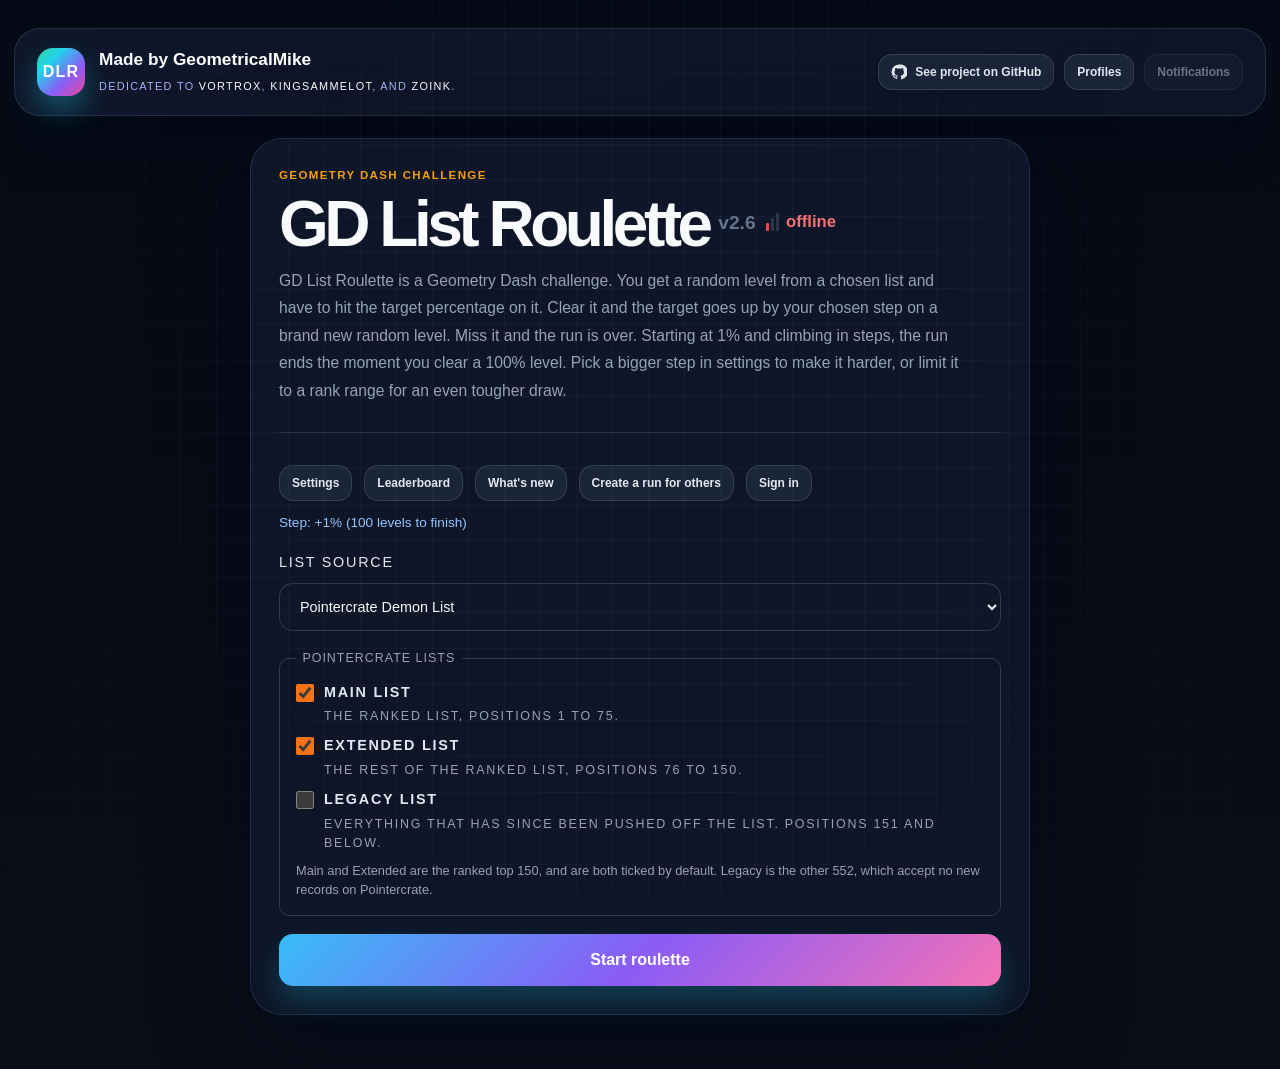
<file: versions/v2.6/index.html>
<!doctype html>
<html lang="en">
  <head>
    <meta charset="UTF-8" />
    <link rel="icon" type="image/x-icon" href="./favicon.ico" />
    <meta name="viewport" content="width=device-width, initial-scale=1.0" />
    <title>GD List Roulette</title>
    <script type="module" crossorigin src="./assets/App-DL-B0K2F.js"></script>
    <script type="module" crossorigin src="./assets/main-C-d9M2Bq.js"></script>
    <link rel="stylesheet" crossorigin href="./assets/App-BLwdztfZ.css">
    <!-- legacy-offline-shim.js -->
    <script src="./legacy-offline-shim.js"></script>
  </head>
  <body>
    <div id="root"></div>
  </body>
</html>
</file>
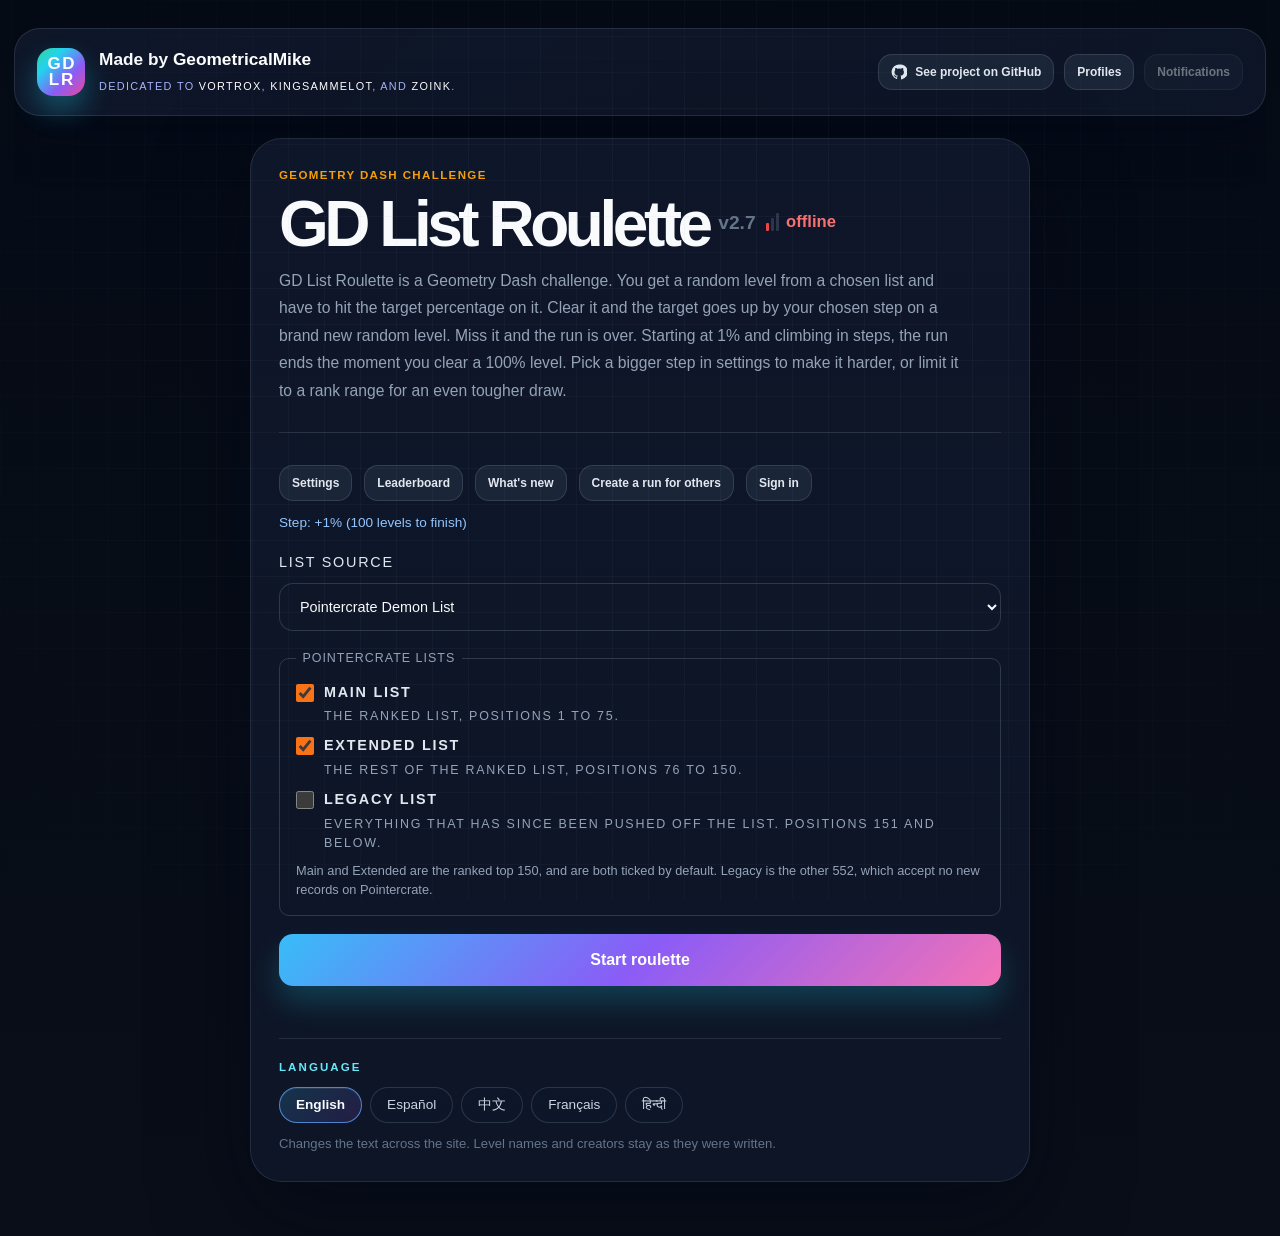
<file: versions/v2.7/index.html>
<!doctype html>
<html lang="en">
  <head>
    <meta charset="UTF-8" />
    <link rel="icon" type="image/svg+xml" href="./favicon.svg" />
    <meta name="viewport" content="width=device-width, initial-scale=1.0" />
    <title>GD List Roulette</title>
    <script type="module" crossorigin src="./assets/App-B4Dhwjmh.js"></script>
    <script type="module" crossorigin src="./assets/main-DlqN7zBY.js"></script>
    <link rel="stylesheet" crossorigin href="./assets/App-C-_3qjCk.css">
  </head>
  <body>
    <div id="root"></div>
  </body>
</html>
</file>
<file: versions/v2.6/assets/App-BLwdztfZ.css>
:root{color:#e2e8f0;--lightningcss-light: ;--lightningcss-dark:initial;color-scheme:dark;font-synthesis:none;text-rendering:optimizelegibility;-webkit-font-smoothing:antialiased;-moz-osx-font-smoothing:grayscale;background:radial-gradient(circle at 15% 0,#22d3ee2e,#0000 26%),radial-gradient(circle at 85% 10%,#a855f733,#0000 24%),radial-gradient(circle at 50% 100%,#ec489929,#0000 32%),#050b16;font-family:Inter,Segoe UI,Roboto,Helvetica,Arial,sans-serif;font-weight:400;line-height:1.5}*{box-sizing:border-box}html{scroll-behavior:smooth}body{color:#e2e8f0;background:linear-gradient(#050b16fa,#090e18),#050b16;min-width:320px;min-height:100vh;margin:0}body:before{content:"";pointer-events:none;background-image:linear-gradient(#94a3b80d 1px,#0000 1px),linear-gradient(90deg,#94a3b80d 1px,#0000 1px);background-size:36px 36px;position:fixed;inset:0;-webkit-mask-image:radial-gradient(circle,#000 42%,#0000 100%);mask-image:radial-gradient(circle,#000 42%,#0000 100%)}button,input,select,textarea{font:inherit}#root{min-height:100vh}h1,h2,h3,p{margin-top:0}.app-shell{width:min(1280px,100% - 28px);margin:0 auto;padding:28px 0 54px}.topbar{background:linear-gradient(135deg,#0f172af5,#0f172acc);border:1px solid #94a3b82e;border-radius:26px;flex:none;justify-content:space-between;align-items:center;gap:18px;margin-bottom:22px;padding:18px 22px;display:flex;box-shadow:0 18px 45px #02061780}.topbar-actions{flex-wrap:wrap;justify-content:flex-end;align-items:center;gap:10px;display:flex}.github-project-link{color:#e2e8f0;white-space:nowrap;justify-content:center;align-items:center;gap:8px;text-decoration:none;display:inline-flex}.github-project-link svg{flex:none;width:16px;height:16px}.brand-wrap{align-items:center;gap:14px;display:flex}.brand-mark{color:#fff;letter-spacing:.08em;background:linear-gradient(135deg,#34d399 0%,#22d3ee 28%,#8b5cf6 64%,#ec4899 100%);border-radius:16px;justify-content:center;align-items:center;width:48px;height:48px;font-weight:900;display:inline-flex;box-shadow:0 14px 28px #22d3ee52}.brand-wrap strong,.status-pill strong{color:#f8fafc;font-size:1.08rem;display:block}.brand-wrap small{color:#a5b4fc;letter-spacing:.12em;text-transform:uppercase;font-size:.68rem}.status-pill{background:#22c55e1a;border:1px solid #34d39957;border-radius:14px;flex-direction:column;align-items:flex-end;gap:4px;padding:10px 14px;display:flex}.status-pill span{text-transform:uppercase;color:#6ee7b7;letter-spacing:.14em;font-size:.6rem}.page-shell{justify-content:center;display:flex}.panel{background:linear-gradient(#0f172af2,#0f172ad1);border:1px solid #94a3b829;border-radius:32px;width:min(980px,100%);padding:28px;box-shadow:0 30px 90px #02061785}.hero-copy h1{letter-spacing:-.09em;color:#f8fafc;margin:0;font-size:clamp(2.8rem,6vw,5.2rem);line-height:.88}.worker-signal{vertical-align:.8em;color:#93c5fd;align-items:center;gap:.5em;margin-left:.5em;font-size:.26em;font-weight:700;display:inline-flex}.setup-form label{letter-spacing:.12em;text-transform:uppercase;color:#bfdbfe;gap:10px;font-size:.76rem;display:grid}.setup-form input,.setup-form select,.result-form input,.account-form input,.account-name-form input,.submit-field input,.submit-field select,.settings-field input,.modal-field textarea,.admin-gate input,.admin-note input,.admin-search input,.import-box textarea,.export-box textarea{box-sizing:border-box;color:#f8fafc;width:100%;font:inherit;background:#0f172ab3;border:1px solid #94a3b82e;border-radius:16px;padding:14px 16px;transition:border-color .14s,box-shadow .14s,background .14s}.setup-form input:focus,.setup-form select:focus,.result-form input:focus,.account-form input:focus,.account-name-form input:focus,.submit-field input:focus,.submit-field select:focus,.settings-field input:focus,.modal-field textarea:focus,.admin-gate input:focus,.admin-note input:focus,.admin-search input:focus,.import-box textarea:focus,.export-box textarea:focus{background:#0f172ad9;border-color:#67e8f9cc;outline:none;box-shadow:0 0 0 3px #22d3ee26}.lb-tabs,.lb-filters,.lb-part-filters{flex-wrap:wrap;gap:8px;display:flex}.lb-tabs{grid-area:tabs}.lb-filters{grid-area:filters}.lb-part-filters{grid-area:partfilters}.lb-filter,.lb-tab{color:#dbeafe;font:inherit;cursor:pointer;background:#0f172abf;border:1px solid #94a3b82e;border-radius:999px;justify-content:center;align-items:center;gap:7px;padding:8px 12px;font-size:.8rem;transition:background .15s,border-color .15s,color .15s,transform .15s;display:inline-flex}.lb-filter:hover,.lb-tab:hover{color:#f8fafc;border-color:#67e8f9b3;transform:translateY(-1px)}.lb-filter-active,.lb-tab-active{color:#f8fafc;background:linear-gradient(135deg,#22d3ee2e,#a855f72e);border-color:#67e8f9cc;font-weight:700}.lb-tab-count{color:#dbeafe;background:#94a3b82e;border-radius:999px;padding:0 6px;font-size:.7rem}.primary-button,.secondary-button,.danger-button{font:inherit;cursor:pointer;border:none;border-radius:14px;padding:14px 18px;font-weight:800;transition:transform .18s,opacity .18s,box-shadow .18s}.primary-button{color:#fff;background:linear-gradient(135deg,#22d3ee 0%,#8b5cf6 52%,#ec4899 100%);box-shadow:0 16px 30px #22d3ee38}.notification-button{justify-content:center;align-items:center;gap:10px;padding-right:18px;display:inline-flex;position:relative}.notification-badge{color:#fff;background:linear-gradient(135deg,#f59e0b,#ef4444);border:2px solid #0f172af2;border-radius:999px;justify-content:center;align-items:center;min-width:20px;height:20px;padding:0 6px;font-size:.7rem;font-weight:800;display:inline-flex;position:absolute;top:-8px;right:-8px;box-shadow:0 8px 18px #ef444447}.danger-button{color:#fecaca;background:#ef44441f;border:1px solid #f8717166}.primary-button:hover,.secondary-button:hover,.danger-button:hover{opacity:.98;transform:translateY(-1px)}@media (width>=1025px){.app-shell{flex-direction:column;min-height:100vh;display:flex;overflow:hidden auto}.page-shell{flex:1 0 auto;min-height:0}.page-shell>.panel{align-self:stretch}}.board-page{grid-template-rows:auto minmax(0,1fr) auto;gap:18px;max-width:1080px;min-height:0;display:grid}.board-page-bar{flex-wrap:wrap;justify-content:space-between;align-items:center;gap:16px;display:flex}.board-page-bar h2{color:#f8fafc;margin:0;font-size:clamp(1.4rem,2.4vw,2rem)}.board-page .export-box{flex:none}.hero-panel{gap:32px;max-width:780px;margin:0 auto;display:grid}.hero-panel-wide{max-width:1080px}.board-section{grid-template-rows:minmax(0,1fr) auto;gap:16px;height:100%;min-height:0;display:grid}.hero-columns{grid-template-columns:minmax(0,1fr);align-items:start;gap:28px;display:grid}.hero-column{align-content:start;gap:20px;display:grid}.hero-copy{border-bottom:1px solid #94a3b829;align-content:start;gap:0;padding-bottom:28px;display:grid}.hero-copy h1{letter-spacing:-.07em;margin:10px 0 12px;font-size:clamp(2.7rem,5vw,4.5rem);line-height:.95}.hero-version{letter-spacing:0;color:#64748b;vertical-align:.9em;margin-left:.5em;font-size:.3em;font-weight:600;display:inline-block}.pc-parts-badge{color:#cbd5e1;letter-spacing:.02em;white-space:nowrap;vertical-align:.1em;background:#94a3b81f;border:1px solid #94a3b859;border-radius:999px;margin-left:.5em;padding:.1em .5em;font-size:.72rem;font-style:normal;font-weight:600;display:inline-block}.pointercrate-parts{border:1px solid #94a3b840;border-radius:10px;flex-direction:column;gap:.6rem;margin:0;padding:.85rem 1rem 1rem;display:flex}.pointercrate-parts legend{letter-spacing:.08em;text-transform:uppercase;color:#94a3b8;padding:0 .4rem;font-size:.78rem}.pointercrate-parts .settings-toggle-row{align-items:flex-start}.pointercrate-parts-hint{color:#94a3b8;font-size:.8rem;line-height:1.45;display:block}.worker-signal{letter-spacing:0;vertical-align:.9em;color:#64748b;cursor:help;-webkit-user-select:none;user-select:none;align-items:center;gap:.45em;margin-left:.6em;font-size:.26em;font-weight:600;display:inline-flex}.worker-signal-bars{align-items:flex-end;gap:2px;height:18px;display:inline-flex}.worker-signal-bars span{background:#64748b59;border-radius:1px;width:3px;display:block}.worker-signal-text{white-space:nowrap}.worker-signal-good .worker-signal-bars span.lit{background:#22c55e}.worker-signal-good .worker-signal-text{color:#4ade80}.worker-signal-slow .worker-signal-bars span.lit{background:#f59e0b}.worker-signal-slow .worker-signal-text{color:#fbbf24}.worker-signal-none .worker-signal-bars span.lit{background:#ef4444}.worker-signal-none .worker-signal-text{color:#f87171}.eyebrow{color:#f59e0b;text-transform:uppercase;letter-spacing:.12em;margin:0;font-size:.72rem;font-weight:700}.lead{color:#94a3b8;max-width:44ch;margin:0;font-size:.98rem;line-height:1.75}@media (width>=1025px){.home-page .lead{max-width:78ch}}.setup-form{gap:18px;display:grid}.setup-form label{color:#e2e8f0;gap:10px;font-size:.9rem;display:grid}.setup-form input,.setup-form select{box-sizing:border-box;color:#f8fafc;width:100%;font:inherit;background:#0f172acc;border:1px solid #94a3b83d;border-radius:14px;padding:14px 16px}.range-row{grid-template-columns:repeat(2,minmax(0,1fr));gap:12px;display:grid}.range-row label{gap:8px;display:grid}.lb-badge{color:#e0f2fe;font-variant-numeric:tabular-nums;background:#38bdf838;border-radius:999px;margin-left:8px;padding:1px 7px;font-size:.72rem}.leaderboard{background:#0f172a99;border:1px solid #94a3b82e;border-radius:24px;grid-template-rows:auto auto auto minmax(0,1fr) auto auto;grid-template-areas:"tabs""filters""partfilters""list""note""actions";gap:16px;min-height:0;padding:22px;display:grid;box-shadow:inset 0 1px #ffffff08,0 16px 40px #02061738}.lb-tabs{flex-wrap:wrap;grid-area:tabs;gap:8px;display:flex}.lb-filters{flex-wrap:wrap;grid-area:filters;gap:8px;display:flex}.lb-part-filters{flex-wrap:wrap;grid-area:partfilters;gap:8px;display:flex}.lb-filter{color:#cbd5e1;font:inherit;cursor:pointer;background:#0f172ab3;border:1px solid #94a3b838;border-radius:999px;padding:6px 12px;font-size:.78rem;transition:all .18s}.lb-filter:hover{color:#e0f2fe;border-color:#7dd3fc99;transform:translateY(-1px)}.lb-filter-active{color:#f8fafc;background:linear-gradient(135deg,#38bdf82e,#a855f724);border-color:#60a5fabf;font-weight:600;box-shadow:inset 0 1px #ffffff14}.lb-empty{color:#94a3b8;grid-area:list;align-self:start;margin:0;font-size:.9rem;line-height:1.6}.lb-list{overscroll-behavior:contain;grid-area:list;align-content:start;gap:8px;min-height:0;padding-right:4px;display:grid;overflow-y:auto}.lb-note{color:#64748b;grid-area:note;margin:0;font-size:.75rem}.leaderboard>.action-row{grid-area:actions}.lb-tab{color:#cbd5e1;font:inherit;cursor:pointer;background:#0f172acc;border:1px solid #94a3b847;border-radius:999px;align-items:center;gap:7px;padding:7px 12px;font-size:.85rem;display:inline-flex}.lb-tab:hover{color:#e0f2fe;border-color:#7dd3fc80}.lb-tab-active{color:#e0f2fe;background:#38bdf833;border-color:#38bdf8;font-weight:600}.lb-tab-count{font-variant-numeric:tabular-nums;background:#94a3b838;border-radius:999px;padding:0 6px;font-size:.72rem}.board-section .stats-grid{grid-template-columns:repeat(auto-fit,minmax(150px,1fr));gap:12px}.board-section .stat-card{border-radius:14px;padding:14px 16px}.board-section .history-thumb{width:96px;height:55px}.board-section .history-item{grid-template-columns:96px 1fr auto;align-items:center}.board-section .history-thumb,.board-section .history-index{align-self:center}.lb-row{background:#02061780;border:1px solid #94a3b829;border-radius:14px;grid-template-columns:40px minmax(0,1fr) auto;align-items:center;gap:14px;padding:12px 14px;display:grid}.lb-row:hover{border-color:#7dd3fc59}.lb-rank{color:#64748b;font-variant-numeric:tabular-nums;text-align:center;font-size:.95rem;font-weight:600}.lb-main{min-width:0;color:inherit;font:inherit;text-align:left;cursor:pointer;background:0 0;border:0;gap:3px;padding:0;display:grid}.lb-top{align-items:center;gap:10px;display:flex}.lb-top strong{color:#fff;font-variant-numeric:tabular-nums;font-size:1.05rem}.lb-handle{color:#64748b;font-size:.82rem}.lb-status{letter-spacing:.04em;text-transform:uppercase;border-radius:999px;padding:2px 8px;font-size:.68rem;font-style:normal;font-weight:600}.lb-status-completed{color:#86efac;background:#22c55e29}.lb-status-gaveup{color:#c4b5fd;background:#a78bfa2e}.lb-status-failed{color:#fca5a5;background:#ef444429}.lb-sub,.lb-when{color:#94a3b8;text-overflow:ellipsis;white-space:nowrap;font-size:.78rem;overflow:hidden}.lb-when{color:#64748b}.lb-delete{color:#fca5a5;font:inherit;cursor:pointer;background:0 0;border:1px solid #f8717152;border-radius:10px;padding:6px 10px;font-size:.76rem}.lb-delete:hover{color:#fecaca;background:#ef444429}.lb-detail-wrap{display:grid}.lb-detail{background:#0f172a99;border:1px solid #94a3b82e;border-radius:20px;grid-template-rows:auto auto auto auto minmax(0,1fr);grid-template-areas:"head""stats""reasons""label""levels";gap:18px;min-height:0;padding:22px;display:grid}.lb-detail>.lb-detail-head{grid-area:head}.lb-detail>.stats-grid{grid-area:stats}.lb-detail>.results-section-label{grid-area:label}.lb-detail>.skip-breakdown{grid-area:reasons}.lb-detail>.history-list{overscroll-behavior:contain;grid-area:levels;min-height:0;overflow-y:auto}.lb-detail-head{grid-template-columns:auto minmax(0,1fr) auto;align-items:center;gap:12px;display:grid}.lb-back{color:#e2e8f0;font:inherit;cursor:pointer;background:#0f172acc;border:1px solid #94a3b847;border-radius:10px;padding:7px 12px;font-size:.85rem}.lb-back:hover{border-color:#7dd3fc80}.lb-detail-title{gap:2px;min-width:0;display:grid}.lb-detail-title strong{color:#fff;text-overflow:ellipsis;white-space:nowrap;overflow:hidden}.lb-detail-title span{color:#94a3b8;font-size:.78rem}.settings-row{flex-wrap:wrap;align-items:center;gap:12px;min-width:0;max-width:100%;display:flex}.settings-summary{color:#93c5fd;overflow-wrap:anywhere;min-width:0;font-size:.85rem}.profile-card{gap:18px;display:grid}.profile-run-panel{gap:12px;display:grid}.profile-run-nav{color:#cbd5e1;letter-spacing:.06em;text-transform:uppercase;justify-content:space-between;align-items:center;gap:12px;font-size:.8rem;display:flex}.profile-run-slider{grid-template-columns:repeat(5,minmax(150px,1fr));gap:12px;display:grid}.profile-run-card{text-align:center;background:#0f172a94;border:1px solid #94a3b833;border-radius:18px;gap:8px;min-height:150px;padding:16px 14px;display:grid;box-shadow:inset 0 1px #ffffff0a}.profile-run-score{color:#f8fafc;font-size:1.35rem;font-weight:700}.profile-run-source{color:#93c5fd;letter-spacing:.06em;text-transform:uppercase;font-size:.76rem}.profile-run-meta{color:#cbd5e1;font-size:.78rem}.profile-run-number{color:#f8fafc;font-variant-numeric:tabular-nums;border-top:1px solid #94a3b82e;margin-top:auto;padding-top:8px;font-weight:700}.profile-header{background:#0f172a99;border:1px solid #94a3b82e;border-radius:20px;flex-wrap:wrap;justify-content:space-between;align-items:center;gap:16px;padding:18px 20px;display:flex}.profile-badges{flex-wrap:wrap;align-items:center;gap:8px;margin-top:10px;display:flex}.profile-badge{overflow-wrap:anywhere;border:1px solid #0f172a40;border-radius:999px;align-items:center;min-height:25px;padding:4px 10px;font-size:.78rem;font-weight:750;line-height:1.2;display:inline-flex}.profile-summary{grid-template-columns:repeat(4,minmax(0,1fr));gap:12px;display:grid}.profile-summary div{text-align:center;background:#0f172a80;border:1px solid #94a3b824;border-radius:16px;gap:5px;padding:16px 14px;display:grid}.profile-summary strong{color:#f8fafc;font-size:1.15rem}.profile-summary span{color:#9fb7d8;text-transform:uppercase;letter-spacing:.08em;font-size:.75rem}.user-results-wrap{gap:18px;display:grid}.user-grid{grid-template-columns:repeat(auto-fit,minmax(170px,1fr));gap:14px;display:grid}.user-card{color:#f8fafc;text-align:left;cursor:pointer;background:#0f172a94;border:1px solid #94a3b833;border-radius:18px;justify-items:start;gap:6px;padding:18px 16px;transition:border-color .15s,transform .15s,background .15s;display:grid}.user-card:hover{background:#0f172ab8;border-color:#67e8f9bf;transform:translateY(-1px)}.user-card-avatar{color:#cffafe;background:linear-gradient(135deg,#22d3ee33,#a855f73d);border-radius:12px;justify-content:center;align-items:center;width:36px;height:36px;font-weight:800;display:inline-flex}.user-card strong{font-size:1.02rem}.user-card small,.user-card span{color:#cbd5e1}.pagination{flex-wrap:wrap;justify-content:center;gap:8px;display:flex}.page-button{color:#e2e8f0;cursor:pointer;background:#0f172aa3;border:1px solid #94a3b82e;border-radius:10px;min-width:36px;min-height:36px}.page-button-active{color:#f8fafc;background:#22d3ee1f;border-color:#67e8f9bf}.notification-list{gap:12px;display:grid}.notification-item{text-align:left;color:#f8fafc;cursor:pointer;background:linear-gradient(#0f172ab8,#0f172a7a);border:1px solid #94a3b82e;border-radius:18px;gap:8px;width:100%;padding:18px 20px;display:grid;box-shadow:inset 0 1px #94a3b814}.notification-item.unread{background:linear-gradient(#0c94882e,#0f172a94);border-color:#67e8f999}.notification-item strong{color:#f8fafc;font-size:1rem;line-height:1.4}.notification-item span,.notification-item small{color:#cbd5e1}.notification-item small{opacity:.82}.split-fields{grid-template-columns:1fr auto;align-items:end;gap:14px;display:grid}.toggle-row{background:#0f172ab3;border:1px solid #94a3b833;border-radius:14px;justify-content:center;align-items:center;gap:10px;min-height:56px;padding:0 16px;display:flex!important}.toggle-row input{accent-color:#f97316;width:18px;height:18px}.modal-backdrop{z-index:50;background:#020617e0;justify-content:center;align-items:center;padding:20px;display:flex;position:fixed;inset:0}.modal{text-align:center;background:#0f172af7;border:1px solid #94a3b838;border-radius:20px;gap:14px;width:min(420px,100%);padding:26px 24px;display:grid;box-shadow:0 24px 60px #02061799}.modal h2{color:#f8fafc;margin:0;font-size:1.4rem;line-height:1.2}.modal p{color:#94a3b8;margin:0;font-size:.92rem;line-height:1.6}.modal-actions{flex-wrap:wrap;gap:10px;margin-top:4px;display:flex}.modal-actions button{flex:160px}.export-box{background:#0f172a99;border:1px solid #94a3b82e;border-radius:14px;gap:8px;padding:14px;display:grid}.export-status{color:#93c5fd;margin:0;font-size:.85rem;line-height:1.5}.export-box textarea{box-sizing:border-box;resize:vertical;color:#7dd3fc;width:100%;font:inherit;background:#0f172ad9;border:1px solid #94a3b833;border-radius:12px;padding:12px 14px;font-size:.72rem}.changelog{text-align:left;grid-template-rows:auto minmax(0,1fr) auto;gap:0;width:min(680px,100%);max-height:min(84vh,760px);padding:0}.changelog-head{border-bottom:1px solid #94a3b829;justify-content:space-between;align-items:flex-start;gap:16px;padding:22px 24px 16px;display:flex}.changelog-head h2{color:#f8fafc;margin:4px 0 0;font-size:1.5rem;line-height:1.2}.changelog-list{overscroll-behavior:contain;align-content:start;gap:4px;min-height:0;padding:8px 24px 16px;display:grid;overflow-y:auto}.changelog-entry{border-bottom:1px solid #94a3b81a;padding:18px 0}.changelog-entry:last-child{border-bottom:0}.changelog-entry-head{align-items:center;gap:8px;margin-bottom:6px;display:flex}.changelog-version{color:#bae6fd;letter-spacing:.04em;background:#38bdf829;border:1px solid #38bdf84d;border-radius:999px;padding:2px 9px;font-size:.72rem;font-weight:700}.changelog-new{color:#fdba74;letter-spacing:.06em;text-transform:uppercase;background:#f973162e;border:1px solid #f9731666;border-radius:999px;padding:2px 9px;font-size:.7rem;font-weight:800}.changelog-play{color:#cbd5e1;white-space:nowrap;border:1px solid #94a3b866;border-radius:999px;margin-left:auto;padding:3px 10px;font-size:.72rem;font-weight:600;text-decoration:none;transition:border-color .15s,color .15s,background .15s}.changelog-play:hover{color:#bae6fd;background:#38bdf81a;border-color:#38bdf8b3}.changelog-play-missing{color:#64748b;cursor:default;border-color:#94a3b82e}.changelog-play-missing:hover{color:#64748b;background:0 0;border-color:#94a3b82e}.changelog-play-note{color:#64748b;margin:10px 0 0;font-size:.76rem;line-height:1.5}.changelog-entry h3{color:#f1f5f9;margin:0 0 4px;font-size:1.08rem;font-weight:700;line-height:1.3}.changelog-summary{color:#94a3b8;margin:0 0 10px;font-size:.88rem;line-height:1.6}.changelog-entry ul{gap:7px;margin:0;padding:0;list-style:none;display:grid}.changelog-entry li{color:#cbd5e1;padding-left:18px;font-size:.86rem;line-height:1.55;position:relative}.changelog-entry li:before{content:"";background:#38bdf8a6;border-radius:50%;width:6px;height:6px;position:absolute;top:.55em;left:2px}.changelog-foot{color:#64748b;border-top:1px solid #94a3b829;margin:0;padding:14px 24px 18px;font-size:.76rem;line-height:1.5}.settings-dialog{text-align:left;grid-template-rows:auto minmax(0,1fr);gap:0;width:min(440px,100%);max-height:calc(100dvh - 24px);padding:0;overflow:hidden}.settings-dialog:focus,.settings-dialog:focus-visible{outline:none}.settings-dialog-body{overscroll-behavior:contain;gap:10px;min-height:0;padding:20px 24px 24px;display:grid;overflow-y:auto}.custom-run-backdrop{align-items:center;padding:12px;overflow-y:auto}.custom-run-builder{text-align:left;grid-template-rows:auto minmax(0,1fr);gap:0;width:min(980px,100%);max-height:calc(100dvh - 24px);padding:0;overflow:hidden}.custom-run-builder-head{border-bottom:1px solid #94a3b829;justify-content:space-between;align-items:flex-start;gap:16px;padding:18px 22px;display:flex}.custom-run-builder-head h2,.custom-run-builder h3{color:#f8fafc;margin:4px 0}.custom-run-builder-head p:not(.eyebrow),.custom-run-order-head p{color:#94a3b8;margin:4px 0 0;font-size:.84rem;line-height:1.5}.custom-run-builder-body{overscroll-behavior:contain;min-height:0;padding:16px 20px 20px;overflow-y:auto}.custom-run-columns{grid-template-columns:repeat(2,minmax(0,1fr));gap:20px;display:grid}.custom-run-editor,.custom-run-rank-field,.custom-run-rules,.custom-run-order{align-content:start;gap:12px;min-width:0;display:grid}.custom-run-builder select,.custom-run-builder input:not([type=checkbox]){box-sizing:border-box;color:#f8fafc;width:100%;font:inherit;background:#0f172acc;border:1px solid #94a3b83d;border-radius:12px;padding:11px 13px}.custom-run-builder input[type=number]{--lightningcss-light: ;--lightningcss-dark:initial;color-scheme:dark}.custom-run-preview{background:#0f172a8f;border:1px solid #94a3b82e;border-radius:14px;grid-template-columns:120px minmax(0,1fr);align-items:center;gap:12px;min-width:0;padding:10px;display:grid}.custom-run-preview img,.custom-run-preview-placeholder{aspect-ratio:16/9;object-fit:cover;background:#94a3b81a;border-radius:9px;width:120px}.custom-run-preview-placeholder{box-sizing:border-box;color:#94a3b8;text-align:center;place-items:center;padding:8px;font-size:.7rem;display:grid}.custom-run-preview>div:last-child{gap:4px;min-width:0;display:grid}.custom-run-preview strong,.custom-run-order li>span{overflow-wrap:anywhere;color:#f8fafc}.custom-run-preview span,.custom-run-preview small{color:#94a3b8;font-size:.78rem}.custom-run-rules{border-top:1px solid #94a3b829;margin-top:8px;padding-top:14px}.custom-run-rules h3,.custom-run-order h3{margin:0;font-size:1rem}.custom-run-rules .settings-field small{color:#94a3b8;letter-spacing:0;text-transform:none;font-size:.75rem;line-height:1.4}.custom-run-order{background:#0f172a80;border:1px solid #94a3b82e;border-radius:16px;padding:16px}.custom-run-order ol{gap:8px;max-height:450px;margin:0;padding:0;list-style:none;display:grid;overflow-y:auto}.custom-run-order li{background:#02061747;border:1px solid #94a3b824;border-radius:10px;justify-content:space-between;align-items:center;gap:8px;min-width:0;padding:8px 10px;display:flex}.custom-run-order li>span{min-width:0;font-size:.84rem}.custom-run-order li small{color:#93c5fd;white-space:nowrap}.custom-run-order li>div{flex:none;gap:4px;display:flex}.custom-run-order li button{color:#e2e8f0;cursor:pointer;background:#1e293be6;border:1px solid #94a3b833;border-radius:8px;width:30px;height:30px}.custom-run-order li button:disabled{opacity:.4;cursor:not-allowed}.custom-run-builder-actions{justify-content:flex-end;margin-top:16px}.custom-run-share{gap:12px;min-height:0;padding:22px;display:grid;overflow-y:auto}.custom-run-share h3{margin:0}.custom-run-share label{color:#bfdbfe;gap:8px;font-size:.82rem;display:grid}.custom-run-landing{text-align:left;gap:16px;max-width:760px;display:grid}.custom-run-landing h1{color:#f8fafc;margin:0}.custom-run-rules-summary{grid-template-columns:repeat(2,minmax(0,1fr));gap:10px;display:grid}.custom-run-rules-summary>div{background:#0f172a8f;border:1px solid #94a3b829;border-radius:12px;gap:5px;padding:14px;display:grid}.custom-run-rules-summary span{color:#94a3b8;font-size:.76rem}.custom-run-rules-summary strong{color:#f8fafc}@media (width<=720px){.custom-run-backdrop{align-items:flex-start;padding:8px}.custom-run-builder{border-radius:16px;max-height:calc(100dvh - 16px)}.custom-run-builder-head{padding:14px}.custom-run-builder-body{padding:12px}.custom-run-columns{grid-template-columns:minmax(0,1fr);gap:14px}.custom-run-order ol{max-height:260px}}@media (width<=480px){.custom-run-preview{grid-template-columns:86px minmax(0,1fr);gap:9px}.custom-run-preview img,.custom-run-preview-placeholder{width:86px}.custom-run-rules-summary{grid-template-columns:minmax(0,1fr)}.custom-run-share{padding:14px}}.settings-section{border-bottom:1px solid #94a3b829;gap:10px;min-width:0;padding-bottom:10px;display:grid}.settings-note-footer{align-self:start}.settings-field{color:#e2e8f0;gap:10px;font-size:.9rem;display:grid}.settings-field input{box-sizing:border-box;color:#f8fafc;width:100%;font:inherit;background:#0f172acc;border:1px solid #94a3b83d;border-radius:14px;padding:13px 15px}.settings-hint{color:#93c5fd;margin:0;font-size:.82rem;line-height:1.5}.settings-note{color:#64748b;margin:0;font-size:.76rem;line-height:1.5}.modal-wide{width:min(560px,100%)}.modal-field{display:grid}.modal-field textarea{box-sizing:border-box;resize:vertical;color:#f8fafc;width:100%;font:inherit;background:#0f172ad9;border:1px solid #94a3b833;border-radius:12px;padding:12px 14px;font-size:.8rem}.import-success{color:#86efac;background:#22c55e1f;border:1px solid #22c55e47;border-radius:10px;align-items:center;width:fit-content;max-width:100%;padding:10px 12px;font-size:.82rem;display:inline-flex}.primary-button,.secondary-button{font:inherit;cursor:pointer;border:none;border-radius:14px;padding:14px 18px;font-weight:700;transition:background .18s,border-color .18s,opacity .18s}.primary-button{color:#fff;background:linear-gradient(135deg,#38bdf8 0%,#8b5cf6 50%,#f472b6 100%)}.secondary-button{color:#e2e8f0;background:#1e293bd9;border:1px solid #94a3b833}.danger-button{font:inherit;cursor:pointer;color:#fecaca;background:#ef444429;border:1px solid #f8717173;border-radius:14px;padding:14px 18px;font-weight:700;transition:background .18s,opacity .18s}.danger-button:hover,.primary-button:hover,.secondary-button:hover{opacity:.96}.changelog-close{flex:none;justify-content:center;align-items:center;height:40px;padding:0 16px;line-height:1;display:inline-flex}.timer-countdown{font-variant-numeric:tabular-nums}.timer-countdown-urgent{color:#fca5a5;background:#ef444424;border-color:#ef444466}.settings-divider{border:0;border-top:1px solid #94a3b829;margin:6px 0}.settings-toggle-row{color:#e2e8f0;cursor:pointer;align-items:flex-start;gap:12px;font-size:.9rem;display:flex!important}.settings-toggle-row input{accent-color:#f97316;cursor:pointer;flex:none;width:18px;height:18px;margin:2px 0 0}.settings-toggle-row span{gap:4px;display:grid}.settings-toggle-row small{color:#94a3b8;font-size:.78rem;line-height:1.5}.settings-censor-warning{color:#fcd34d;background:#f59e0b1f;border:1px solid #f59e0b4d;border-radius:10px;margin:0;padding:10px 12px;font-size:.8rem;line-height:1.55;display:block}.skip-picker{width:min(380px,100%)}.skip-reason-list{gap:8px;margin-top:4px;display:grid}.skip-reason-button{color:#e2e8f0;width:100%;font:inherit;cursor:pointer;text-align:left;background:#02061799;border:1px solid #94a3b83d;border-radius:12px;padding:12px 16px;font-weight:600}.skip-reason-button:hover{color:#e0f2fe;background:#38bdf81f;border-color:#7dd3fc80}.skip-breakdown{gap:10px;margin:-4px 0;display:grid}.skip-reason-chips{flex-wrap:wrap;gap:8px;display:flex}.skip-reason-chip{color:#bae6fd;background:#38bdf81f;border:1px solid #38bdf847;border-radius:999px;align-items:center;gap:8px;padding:5px 12px;font-size:.8rem;font-weight:600;display:inline-flex}.skip-reason-chip-count{color:#7dd3fc;font-variant-numeric:tabular-nums}.status-panel,.results-panel{gap:22px;display:grid}.recording-reminder{color:#cbd5e1;background:#0ea5e914;border:1px solid #7dd3fc47;border-radius:12px;gap:5px;padding:12px 15px;font-size:.86rem;line-height:1.5;display:grid}.recording-reminder strong{color:#bae6fd}.status-header{justify-content:space-between;align-items:center;gap:16px;display:flex}.status-header h2,.results-panel h2{margin:8px 0 0;font-size:clamp(2rem,3vw,3rem)}.badge{color:#7dd3fc;text-transform:capitalize;background:#0ea5e91f;border:1px solid #0ea5e933;border-radius:999px;align-items:center;padding:8px 12px;display:inline-flex}.level-card{background:linear-gradient(135deg,#3b82f626,#a855f71f);border:1px solid #94a3b82e;border-radius:22px;padding:22px 24px}.level-meta{color:#e0f2fe;text-transform:uppercase;letter-spacing:.12em;text-shadow:0 0 18px #7dd3fc59;margin:0 0 12px;font-size:clamp(.9rem,1.2vw,1.3rem);font-weight:900}.level-badges{flex-wrap:wrap;gap:8px;margin:-4px 0 14px;display:flex}.level-rate,.level-version{letter-spacing:.06em;border-radius:999px;padding:4px 12px;font-size:.82rem;font-weight:800;line-height:1.4;display:inline-block}.level-rate-tps{color:#fde68a;background:#f59e0b2e;border:1px solid #f59e0b66}.level-rate-fps{color:#a5f3fc;background:#22d3ee29;border:1px solid #22d3ee5c}.level-version{color:#ddd6fe;background:#8b5cf62e;border:1px solid #a78bfa66}.level-card h3{margin:0 0 10px;font-size:clamp(1.9rem,3vw,2.7rem);line-height:1.1}.level-card p{color:#dbeafe;margin:0}.level-thumbnail-link{margin-bottom:18px;display:block}.level-thumbnail{border:1px solid #94a3b82e;border-radius:18px;width:100%;max-width:520px;display:block;box-shadow:0 18px 40px #0f172a40}.level-id-link{color:#7dd3fc;letter-spacing:.04em;margin-top:10px;font-size:.82rem;font-weight:700;text-decoration:none;display:inline-flex}.level-id-button{appearance:none;cursor:pointer;text-align:left;background:0 0;border:none;padding:0}.copy-toast{color:#bbf7d0;letter-spacing:.04em;background:#22c55e24;border:1px solid #22c55e42;border-radius:999px;align-items:center;width:fit-content;margin-top:10px;padding:6px 10px;font-size:.72rem;font-weight:700;display:inline-flex}.level-id-link:hover,.level-id-button:hover{text-decoration:underline}.result-form{gap:18px;display:grid}.result-form label{color:#e2e8f0;gap:10px;display:grid}.result-form input{box-sizing:border-box;color:#fff;width:min(220px,100%);font:inherit;background:#0f172abf;border:1px solid #94a3b838;border-radius:12px;padding:12px 14px}.validation-message{color:#fca5a5;background:#ef44441f;border:1px solid #ef444447;border-radius:10px;align-items:center;width:fit-content;max-width:100%;padding:10px 12px;font-size:.82rem;display:inline-flex}.roulette-layout{grid-template-columns:minmax(0,1.7fr) minmax(300px,.9fr);align-items:stretch;gap:22px;display:grid}.challenge-panel{flex-direction:column;place-self:stretch end;gap:14px;width:100%;max-width:420px;height:clamp(300px,100vh - 250px,732px);min-height:0;padding:22px 18px 18px;display:flex}.challenge-header{gap:6px;display:grid}.challenge-header h3{margin:0;font-size:1.8rem;line-height:1.2}.challenge-list{flex:1;gap:10px;height:100%;min-height:0;padding-right:4px;display:grid;overflow-y:auto}.challenge-list::-webkit-scrollbar{width:7px}.challenge-list::-webkit-scrollbar-thumb{background:#94a3b847;border-radius:999px}.challenge-list::-webkit-scrollbar-track{background:0 0}.challenge-item{background:#0f172a85;border:1px solid #94a3b824;border-radius:12px;grid-template-columns:74px minmax(0,1fr);align-items:center;gap:12px;min-height:90px;padding:10px 12px;display:grid}.challenge-item.is-current{background:#f9731614;border-color:#f9731666}.challenge-thumb{object-fit:cover;border:1px solid #94a3b82e;border-radius:10px;width:66px;height:66px}.challenge-thumb-empty{background:linear-gradient(135deg,#94a3b824,#94a3b808);border-color:#94a3b824;display:block}.challenge-copy{align-content:center;gap:3px;min-width:0;display:grid}.challenge-copy strong,.challenge-copy span,.challenge-copy small{text-overflow:ellipsis;white-space:normal;line-height:1.25;overflow:hidden}.challenge-copy strong{color:#f8fafc;font-size:1.08rem;font-weight:700}.challenge-copy span{color:#cbd5e1;font-size:.8rem}.challenge-copy small{color:#93c5fd;font-size:.72rem}.action-row{flex-wrap:wrap;flex:none;align-content:flex-start;align-items:center;gap:12px;height:auto;display:flex}.action-row>*{justify-content:center;align-self:center;align-items:center;height:46px;min-height:46px;padding-block:0;display:inline-flex}.status-actions{flex:none;align-items:center;gap:10px;height:auto;display:flex}.status-actions>*{border-radius:12px;flex:none;justify-content:center;align-self:center;align-items:center;height:46px;min-height:46px;padding-block:0;line-height:1;display:inline-flex}.small-button{padding:8px 12px;font-size:.75rem}.stats-grid{grid-template-columns:repeat(3,minmax(0,1fr));gap:14px;display:grid}.stat-card{background:#0f172ad1;border:1px solid #94a3b82e;border-radius:18px;gap:6px;padding:18px 20px;display:grid}.stat-card span{color:#cbd5e1;text-transform:uppercase;letter-spacing:.08em;font-size:.74rem}.stat-card strong{color:#fff;font-size:clamp(1.4rem,2vw,2.1rem)}.stat-value-small{overflow-wrap:anywhere;line-height:1.3;font-size:clamp(1rem,1.4vw,1.25rem)!important}.results-section-label{color:#94a3b8;text-transform:uppercase;letter-spacing:.14em;margin:6px 0 -4px;font-size:.74rem}.history-list{overscroll-behavior:contain;align-content:start;gap:10px;min-height:0;display:grid;overflow-y:auto}.history-item{color:#e2e8f0;background:#0f172a99;border:1px solid #94a3b829;border-radius:12px;grid-template-columns:72px 1fr auto;grid-template-areas:"thumb index result""thumb copy result""thumb time time";align-items:center;gap:4px 12px;padding:12px 14px;display:grid}.history-thumb{object-fit:cover;background:#0f172acc;border:1px solid #94a3b833;border-radius:8px;grid-area:thumb;align-self:center;width:72px;height:41px}.history-thumb-empty{background:linear-gradient(135deg,#94a3b829,#94a3b80a);display:block}.history-index{color:#94a3b8;font-variant-numeric:tabular-nums;grid-area:index;align-self:center;font-size:.85rem}.history-copy{grid-area:copy;gap:2px;min-width:0;display:grid}.history-copy strong{-webkit-line-clamp:2;line-clamp:2;color:#fff;overflow-wrap:anywhere;-webkit-box-orient:vertical;font-size:.98rem;font-weight:700;line-height:1.3;display:-webkit-box;overflow:hidden}.history-copy small{color:#93c5fd;font-size:.8rem;font-weight:500}.history-result{white-space:nowrap;letter-spacing:.04em;text-transform:uppercase;border-radius:999px;grid-area:result;align-self:center;padding:4px 10px;font-size:.76rem;font-style:normal;font-weight:600}.history-result-success{color:#86efac;background:#22c55e24}.history-result-failure{color:#fca5a5;background:#ef444424}.history-result-skipped{color:#fcd34d;background:#fbbf2424}.history-result-gaveup{color:#c4b5fd;background:#a78bfa29}.history-result-timeout{color:#fdba74;background:#f9731629}.history-item-final{background:#1e1b4b8c;border-color:#a78bfa73;margin-top:4px}.history-item-final .history-copy small{color:#c4b5fd}.history-time{color:#93c5fd;font-variant-numeric:tabular-nums;text-align:right;grid-area:time;min-width:52px;font-size:.85rem}@media (width<=1024px){.hero-columns,.roulette-layout{grid-template-columns:minmax(0,1fr);gap:22px}.challenge-panel{justify-self:stretch;max-width:none;height:auto;max-height:70vh}.stats-grid{grid-template-columns:repeat(2,minmax(0,1fr))}.board-section .stats-grid{grid-template-columns:repeat(auto-fit,minmax(140px,1fr))}}@media (width<=760px){.app-shell{width:min(1200px,100% - 20px);padding:14px 0 calc(40px + env(safe-area-inset-bottom))}.topbar,.status-header{flex-direction:column;align-items:flex-start;gap:12px}.topbar{margin-bottom:16px;padding:14px 16px}.brand-wrap{gap:12px}.brand-mark{border-radius:12px;width:40px;height:40px;font-size:.9rem}.status-pill{align-items:flex-start;width:100%}.panel{border-radius:22px;padding:20px 16px}.hero-panel{gap:24px}.hero-copy{padding-bottom:20px}.hero-copy h1{letter-spacing:-.04em;font-size:clamp(2.1rem,9vw,3rem)}.lead{font-size:.95rem;line-height:1.65}.split-fields,.stats-grid{grid-template-columns:1fr}.settings-row{flex-direction:column;align-items:stretch;gap:10px;min-width:0}.settings-row>button{width:100%;min-width:0}.settings-row button{flex:auto;min-height:44px;padding:12px 14px;font-size:.85rem}.settings-summary{flex:none;width:100%;min-width:0;font-size:.8rem}.lb-badge{margin-left:6px}.leaderboard,.lb-detail{border-radius:16px;padding:16px 14px}.lb-tabs{gap:6px}.lb-tab{flex:auto;justify-content:center;min-height:44px;padding:10px 12px}.lb-list,.history-list{min-height:auto;overflow-y:visible}.lb-row{grid-template-columns:24px minmax(0,1fr);row-gap:8px}.lb-row .lb-delete{grid-column:2;justify-self:start}.lb-detail-head{grid-template-columns:1fr;justify-items:start}.lb-back,.lb-delete{min-height:44px}.history-item{text-align:left;grid-template-columns:64px minmax(0,1fr);grid-template-areas:"thumb copy""thumb result""time time";row-gap:6px}.history-thumb{width:64px;height:37px}.board-section .history-item{grid-template-columns:64px minmax(0,1fr)}.board-section .history-thumb{width:64px;height:37px}.history-index{display:none}.history-result{justify-self:start}.history-time{margin-left:auto}.level-card{border-radius:18px;padding:18px 16px}.level-card h3{font-size:clamp(1.5rem,7vw,2rem)}.level-thumbnail{border-radius:14px}.action-row{gap:10px}.action-row button,.status-actions button{flex:auto;min-height:48px}.status-actions{flex-wrap:wrap;width:100%}.challenge-panel{max-height:none}.challenge-list{height:auto;overflow-y:visible}.challenge-item{grid-template-columns:60px minmax(0,1fr);min-height:0;padding:10px}.challenge-thumb{width:60px;height:60px}.copy-toast{white-space:normal}.modal{padding:22px 18px}.settings-field input,.modal-field textarea{font-size:16px}.changelog{max-height:88vh;padding:0}.changelog-head,.changelog-list,.changelog-foot{padding-inline:16px}.modal-actions{flex-direction:column-reverse}.modal-actions button{flex:auto;width:100%}}@media (width<=480px){.app-shell{width:calc(100% - 16px)}.panel{padding:16px 13px}.setup-form input,.setup-form select,.result-form input{padding:12px 14px;font-size:16px}.range-row{grid-template-columns:1fr}.settings-row,.action-row,.lb-tabs{flex-direction:column;align-items:stretch}.settings-row button,.action-row button,.lb-tab{width:100%}.board-section .stats-grid{grid-template-columns:repeat(2,minmax(0,1fr))}.stat-card{padding:14px 12px}.stat-card strong{font-size:1.3rem}.lb-top{flex-wrap:wrap;gap:6px}.lb-delete{width:100%}.lb-row .lb-delete{grid-column:1/-1}.history-copy strong{font-size:.92rem}}@media (width>=680px) and (height<=1100px){.settings-dialog{width:min(760px,100vw - 32px);padding:0}.settings-dialog-body{grid-template-columns:repeat(2,minmax(0,1fr));gap:10px 18px;padding:14px 18px 18px}.settings-note-footer{grid-column:1/-1}.settings-dialog .changelog-head{padding:14px 18px 12px}}@media (height<=700px){.settings-dialog-body{gap:5px;padding:7px 10px 10px}.settings-section{gap:5px;padding-bottom:5px}.settings-dialog .settings-field,.settings-dialog .settings-toggle-row{font-size:.76rem}.settings-dialog .settings-hint,.settings-dialog .settings-note,.settings-dialog .settings-toggle-row small{font-size:.68rem;line-height:1.2}.settings-dialog .settings-field input{padding:5px 9px}.settings-dialog .changelog-head{padding:8px 12px}.settings-dialog .changelog-head h2{font-size:1.1rem}}@media (width>=560px) and (height<=700px){.settings-dialog{width:min(760px,100vw - 24px);padding:0}.settings-dialog-body{grid-template-columns:repeat(2,minmax(0,1fr))}.settings-note-footer{grid-column:1/-1}}@media (width>=560px) and (height<=400px){.settings-dialog-body{gap:3px;padding:4px 8px 8px}.settings-section{gap:3px;padding-bottom:3px}.settings-dialog .settings-field{gap:4px}.settings-dialog .settings-hint,.settings-dialog .settings-toggle-row small{font-size:.62rem;line-height:1.1}.settings-dialog .settings-field input{padding:2px 8px}.settings-dialog .settings-note{display:none}}@media (width>=1025px) and (height<=860px){.app-shell{padding:16px 0 20px}.topbar{margin-bottom:14px;padding:12px 18px}.brand-mark{border-radius:12px;width:38px;height:38px}.panel{padding:20px}.hero-panel,.status-panel,.results-panel{gap:20px}.hero-column{gap:16px}.setup-form,.result-form{gap:12px}.hero-copy{padding-bottom:18px}.leaderboard,.lb-detail{gap:12px;padding:16px}.challenge-panel{gap:10px;height:clamp(280px,100vh - 230px,732px);padding:16px 16px 14px}.level-card{padding:16px 20px}.level-thumbnail-link{margin-bottom:12px}.action-row>*,.status-actions>*{height:40px;min-height:40px}}@media (width>=1025px) and (height<=700px){.app-shell{padding:10px 0 12px}.topbar{margin-bottom:10px;padding:8px 16px}.brand-mark{border-radius:10px;width:32px;height:32px;font-size:.82rem}.panel{border-radius:20px;padding:14px 16px}.hero-panel,.status-panel,.results-panel{gap:14px}.hero-columns{gap:18px}.hero-column{gap:12px}.hero-copy{padding-bottom:12px}.hero-copy h1{margin:4px 0 8px;font-size:clamp(1.9rem,3.2vw,2.6rem)}.lead{font-size:.85rem;line-height:1.5}.setup-form,.result-form{gap:10px}.setup-form input,.setup-form select{padding:9px 12px}.status-pill{padding:6px 12px}.stat-card{padding:12px 14px}.lb-detail,.leaderboard{gap:10px;padding:12px}.lb-row,.challenge-item,.history-item{padding:8px 10px}.challenge-thumb{width:50px;height:50px}.challenge-item{grid-template-columns:58px minmax(0,1fr)}.challenge-panel{gap:8px;height:clamp(240px,100vh - 210px,732px);padding:12px 14px 10px}.challenge-header h3{font-size:1.35rem}.level-card{padding:12px 16px}.level-card h3{font-size:clamp(1.4rem,2.2vw,1.9rem)}.level-thumbnail-link{margin-bottom:8px}.action-row>*,.status-actions>*{border-radius:10px;height:34px;min-height:34px;font-size:.85rem}.action-row,.status-actions{gap:8px}}.visually-hidden{clip:rect(0, 0, 0, 0);white-space:nowrap;border:0;width:1px;height:1px;margin:-1px;padding:0;position:absolute;overflow:hidden}.board-body{flex-direction:column;gap:14px;min-width:0;min-height:0;display:flex}.board-personal{flex-direction:column;gap:14px;min-width:0;display:flex}.board-view-tabs{background:#0f172a99;border:1px solid #94a3b82e;border-radius:12px;flex:none;gap:8px;padding:4px;display:flex}.board-view-tab{color:#cbd5e1;font:inherit;cursor:pointer;background:0 0;border:1px solid #0000;border-radius:9px;flex:0 auto;justify-content:center;align-items:center;gap:8px;padding:9px 18px;font-size:.92rem;display:flex}.board-view-tab:hover{color:#e0f2fe;background:#94a3b81f}.board-view-tab-active{color:#e0f2fe;background:#38bdf82e;border-color:#38bdf88c;font-weight:600}.global-board{flex-direction:column;gap:12px;min-width:0;display:flex}.global-board-bar{flex-wrap:wrap;justify-content:space-between;align-items:center;gap:10px;display:flex}.global-board-boards{flex-wrap:wrap;gap:8px;display:flex}.global-board-message{color:#cbd5e1;text-align:center;background:#0f172a73;border:1px dashed #94a3b847;border-radius:12px;margin:0;padding:18px;font-size:.92rem}.board-chip-active{color:#e0f2fe;background:#38bdf833;border-color:#38bdf8}.global-board-source{flex:none;display:block}.global-board-source select{color:#e2e8f0;width:100%;min-width:160px;font:inherit;background:#0f172acc;border:1px solid #94a3b847;border-radius:9px;padding:8px 12px;font-size:.88rem}.lb-row-you{background:#0e749033;border-color:#38bdf88c}.lb-you-tag{color:#052e3a;text-transform:uppercase;letter-spacing:.04em;background:#38bdf8;border-radius:999px;padding:1px 7px;font-size:.68rem;font-style:normal;font-weight:700}.account-dialog{width:min(520px,100vw - 32px);padding:24px}.account-panel{gap:12px;display:grid}.account-name{margin:0;font-size:1.25rem;font-weight:700}.account-handle{color:#64748b;margin:-8px 0 0;font-size:.9rem}.account-name-form{border-top:1px solid #1e293b;gap:12px;padding-top:4px;display:grid}.account-name-form label{color:#cbd5f5;gap:7px;font-size:.9rem;font-weight:600;display:grid}.account-name-form input{color:#fff;width:100%;font:inherit;background:#0f172a;border:1px solid #334155;border-radius:8px;padding:10px 12px}.board-signed-out-note{background:#0b1220;border:1px solid #1e293b;border-radius:10px;margin:0 0 12px;padding:16px}.account-name-form input:disabled{opacity:.5;cursor:not-allowed}.primary-button:disabled,.secondary-button:disabled{opacity:.45;cursor:not-allowed;transform:none}.account-name-actions{flex-wrap:wrap;align-items:center;gap:12px;display:flex}.account-cooldown,.account-cooldown-timer{font-variant-numeric:tabular-nums}.account-cooldown strong,.account-cooldown-timer strong{color:#cbd5f5}.account-form{gap:16px;margin-top:16px;display:grid}.account-form label{color:#cbd5f5;gap:7px;font-size:.9rem;font-weight:600;display:grid}.account-form input{color:#e2e8f0;width:100%;font:inherit;background:#02061799;border:1px solid #94a3b847;border-radius:10px;padding:12px 14px}.account-form input:focus{outline-offset:1px;border-color:#38bdf8;outline:2px solid #38bdf899}.account-form .modal-actions{margin-top:4px}.account-form .primary-button,.account-form .secondary-button{flex:1;padding:12px 16px}.submit-panel{background:#02061780;border:1px solid #38bdf83d;border-radius:12px;gap:12px;margin:4px 0 8px;padding:16px;display:grid}.submit-panel p{margin:0}.record-row{background:#02061766;border:1px dashed #94a3b84d;border-radius:12px;flex-direction:column;align-items:flex-start;gap:8px;width:100%;margin-top:12px;padding:12px 14px;display:flex}.record-unsupported{margin-top:12px}.record-live{color:#fecaca;align-items:center;gap:8px;font-size:.9rem;font-weight:600;display:inline-flex}.record-dot{background:#ef4444;border-radius:50%;width:10px;height:10px}.record-dialog{width:min(520px,100vw - 32px)}.submit-proof{background:#0e749024;border:1px solid #38bdf859;border-radius:10px;gap:4px;padding:12px 14px;display:grid}.submit-proof strong{color:#bae6fd;font-size:.92rem}.submit-proof small{color:#cbd5e1}.admin-page{padding:24px 16px 48px}.admin-gate,.admin-panel{max-width:1180px;margin:0 auto}.admin-gate form{gap:14px;max-width:420px;display:grid}.admin-gate label,.admin-note{color:#cbd5f5;gap:6px;font-size:.9rem;font-weight:600;display:grid}.admin-gate input,.admin-note input{color:#e2e8f0;font:inherit;background:#02061799;border:1px solid #94a3b847;border-radius:10px;padding:11px 13px}.admin-body{grid-template-columns:minmax(240px,320px) minmax(0,1fr);align-items:start;gap:16px;margin-top:14px;display:grid}@media (width<=860px){.admin-body{grid-template-columns:minmax(0,1fr)}}.admin-queue{flex-direction:column;gap:8px;max-height:70vh;display:flex;overflow-y:auto}.admin-queue-row{color:#e2e8f0;text-align:left;font:inherit;cursor:pointer;background:#0f172a99;border:1px solid #94a3b82e;border-radius:10px;gap:3px;padding:11px 13px;display:grid}.admin-queue-row:hover{border-color:#38bdf866}.admin-queue-row-active{background:#0e749038;border-color:#38bdf8b3}.admin-queue-row small{color:#94a3b8;font-size:.8rem}.admin-status-pending{color:#fcd34d;font-style:normal}.admin-status-approved{color:#86efac;font-style:normal}.admin-status-rejected{color:#fca5a5;font-style:normal}.admin-detail{flex-direction:column;gap:12px;min-width:0;display:flex}.admin-detail-head h3{margin:0;font-size:1.15rem}.admin-facts{grid-template-columns:repeat(auto-fit,minmax(120px,1fr));gap:8px;display:grid}.admin-facts span{text-transform:uppercase;letter-spacing:.05em;color:#94a3b8;background:#02061773;border:1px solid #94a3b829;border-radius:9px;gap:2px;padding:9px 11px;font-size:.74rem;display:grid}.admin-facts strong{text-transform:none;letter-spacing:0;color:#e2e8f0;font-size:1rem}.admin-video{background:#000;border:1px solid #94a3b838;border-radius:12px;width:100%;max-height:60vh}.admin-rounds summary{cursor:pointer;color:#cbd5e1;padding:8px 0;font-size:.9rem}.submit-picker input[type=file]{color:#cbd5e1;width:100%;font:inherit;cursor:pointer;background:#0206178c;border:1px dashed #94a3b866;border-radius:10px;padding:11px 13px;font-size:.88rem}.submit-picker input[type=file]::file-selector-button{color:#e2e8f0;font:inherit;cursor:pointer;background:#1e293be6;border:1px solid #94a3b84d;border-radius:8px;margin-right:12px;padding:8px 14px;font-size:.85rem;font-weight:600}.submit-picker input[type=file]::file-selector-button:hover{background:#0e749080;border-color:#38bdf8}.admin-remember{cursor:pointer;align-items:center;gap:9px;color:#94a3b8!important;font-size:.86rem!important;font-weight:500!important;display:flex!important}.admin-remember input{accent-color:#38bdf8;width:auto;margin:0}.host-list{gap:8px;margin:10px 0 0;padding:0;list-style:none;display:grid}.host-list li{background:#02061773;border:1px solid #94a3b829;border-radius:9px;gap:2px;padding:9px 12px;display:grid}.host-list strong{color:#bae6fd;font-size:.88rem}.host-list span{color:#94a3b8;font-size:.8rem;line-height:1.45}.submit-field{color:#cbd5f5;gap:7px;font-size:.9rem;font-weight:600;display:grid}.submit-field input,.submit-field select{color:#e2e8f0;width:100%;font:inherit;background:#02061799;border:1px solid #94a3b847;border-radius:10px;padding:11px 13px;font-weight:400}.submit-field input:focus,.submit-field select:focus{outline-offset:1px;border-color:#38bdf8;outline:2px solid #38bdf899}.submit-proof p{margin:0}.submit-proof>strong{color:#bae6fd;font-size:.92rem;display:block}.admin-video-box{background:#02061773;border:1px solid #38bdf838;border-radius:12px;gap:10px;padding:14px;display:grid}.admin-video-box p{margin:0}.admin-video-link{color:#e0f2fe;background:#0e749038;border:1px solid #38bdf866;border-radius:10px;justify-content:space-between;align-items:center;gap:12px;padding:12px 16px;font-weight:600;text-decoration:none;display:flex}.admin-video-link:hover{background:#0e749066;border-color:#38bdf8}.admin-video-link small{color:#94a3b8;font-size:.8rem;font-weight:400}.admin-search{color:#cbd5f5;gap:6px;margin-bottom:14px;font-size:.9rem;font-weight:600;display:grid}.admin-search input{color:#e2e8f0;font:inherit;background:#02061799;border:1px solid #94a3b847;border-radius:10px;padding:11px 13px}.admin-account-list{gap:8px;display:grid}.admin-account-row{width:100%;color:inherit;text-align:left;cursor:pointer;background:#02061773;border:1px solid #94a3b82e;border-radius:12px;gap:4px;padding:12px 14px;transition:border-color .15s,background .15s;display:grid}.admin-account-row:hover{background:#020617b3;border-color:#f9731680}.admin-account-row-active{background:#f973161a;border-color:#f97316b3}.admin-account-row strong{color:#f8fafc}.admin-account-username,.admin-account-stats,.admin-account-when{color:#94a3b8;font-size:.82rem}.admin-account-section{border-top:1px solid #94a3b824;margin-top:22px;padding-top:18px}.admin-account-section h3{color:#f8fafc;margin:0 0 8px;font-size:1rem}.admin-badges{grid-template-columns:minmax(220px,.8fr) minmax(280px,1.2fr);gap:20px;padding:20px;display:grid}.admin-badge-search,.admin-badge-detail{min-width:0}.admin-badge-detail{align-content:start;gap:18px;display:grid}.admin-badge-detail .admin-detail-head{justify-content:space-between;align-items:center;gap:12px;display:flex}.admin-badge-detail .admin-detail-head>div{gap:4px;display:grid}.admin-badge-detail .admin-detail-head span{color:#94a3b8;font-size:.85rem}.admin-badge-item{flex-wrap:wrap;align-items:center;gap:10px;display:flex}.admin-badge-item small{color:#93c5fd;font-size:.8rem}.admin-badge-form{border-top:1px solid #94a3b82e;gap:12px;padding-top:16px;display:grid}.admin-badge-form h3{color:#f8fafc;margin:0;font-size:1rem}.admin-badge-form label{color:#cbd5f5;gap:7px;font-size:.9rem;font-weight:600;display:grid}.admin-badge-form input[type=text]{color:#f8fafc;width:100%;font:inherit;background:#0f172a;border:1px solid #334155;border-radius:8px;padding:10px 12px}.admin-badge-color-field{grid-template-columns:auto 54px 1fr;align-items:center}.admin-badge-color-field input{cursor:pointer;background:#0f172a;border:1px solid #334155;border-radius:7px;width:48px;height:36px;padding:2px}.admin-badge-color-field span{color:#94a3b8;font-variant-numeric:tabular-nums;font-size:.8rem}.admin-badge-preview{justify-self:start}@media (width<=760px){.admin-badges{grid-template-columns:1fr;padding:16px}}.admin-danger-zone{border-top-color:#ef444459}.admin-danger-zone h3{color:#fca5a5}.admin-code-box{background:#f9731614;border:1px solid #f9731666;border-radius:14px;margin-top:12px;padding:16px}.admin-code{color:#fdba74;letter-spacing:.14em;text-align:center;word-break:break-all;-webkit-user-select:all;user-select:all;background:#020617bf;border-radius:10px;margin:10px 0;padding:14px;font-family:ui-monospace,SFMono-Regular,Menlo,Consolas,monospace;font-size:1.3rem;font-weight:700;display:block}.admin-data-list{gap:6px;margin:10px 0;display:grid}.admin-data-row{color:#94a3b8;background:#02061766;border:1px solid #94a3b81f;border-radius:10px;grid-template-columns:64px minmax(0,1fr) minmax(0,1.2fr) auto auto auto;align-items:center;gap:10px;padding:9px 12px;font-size:.85rem;display:grid}.admin-data-row strong{color:#f8fafc;font-size:.95rem}.admin-data-row-trashed{opacity:.75;background:#7f1d1d29;border-color:#f8717140;grid-template-columns:64px minmax(0,1fr) minmax(0,1.2fr) auto auto}.admin-data-row-trashed strong{text-decoration:line-through}.admin-run-actions{justify-content:flex-end;align-items:center;gap:8px;display:inline-flex}.admin-trash-head{flex-wrap:wrap;justify-content:space-between;align-items:center;gap:12px;display:flex}.admin-trash-head h3{margin:0}.admin-trash-flag{color:#fca5a5;white-space:nowrap;font-size:.78rem;font-style:normal}.admin-trash-box{background:#7f1d1d24;border:1px solid #f8717147;border-radius:10px;gap:10px;margin:10px 0 4px;padding:12px;display:grid}@media (width<=720px){.admin-data-row{grid-template-columns:56px minmax(0,1fr)}.admin-data-row>:nth-child(n+3){grid-column:2}}.admin-audit-list{gap:6px;margin:12px 0 0;padding:0;list-style:none;display:grid}.admin-audit-list li{color:#94a3b8;background:#02061766;border:1px solid #94a3b81f;border-radius:10px;flex-wrap:wrap;align-items:baseline;gap:8px;padding:9px 12px;font-size:.85rem;display:flex}.admin-audit-list strong{color:#fdba74;font-family:ui-monospace,SFMono-Regular,Menlo,Consolas,monospace;font-size:.82rem}.admin-audit-when{color:#64748b;margin-left:auto}.preview-outline{z-index:2147483000;pointer-events:none;position:fixed;inset:0;box-shadow:inset 0 0 0 3px #f97316,inset 0 0 26px #f9731659}.preview-banner{z-index:2147483001;color:#fff7ed;background:linear-gradient(90deg,#9a3412,#c2410c);flex-wrap:wrap;align-items:center;gap:10px;padding:10px 16px;font-size:.9rem;display:flex;position:fixed;top:0;left:0;right:0;box-shadow:0 4px 18px #00000059}.preview-banner strong{letter-spacing:.01em;font-weight:800}.preview-note{color:#fed7aa;font-size:.83rem}.preview-dot{background:#fbbf24;border-radius:50%;width:9px;height:9px;box-shadow:0 0 0 2px #fbbf2433}.preview-active{padding-top:58px}.preview-exit{color:#fff7ed;font:inherit;cursor:pointer;background:#00000040;border:1px solid #fff7ed80;border-radius:8px;margin-left:auto;padding:6px 14px;font-size:.85rem;font-weight:600}.preview-exit:hover{background:#0006}@media (prefers-reduced-motion:reduce){.preview-dot{animation:none}}
</file>
<file: versions/v2.7/assets/App-C-_3qjCk.css>
:root{color:#e2e8f0;--lightningcss-light: ;--lightningcss-dark:initial;color-scheme:dark;font-synthesis:none;text-rendering:optimizelegibility;-webkit-font-smoothing:antialiased;-moz-osx-font-smoothing:grayscale;background:radial-gradient(circle at 15% 0,#22d3ee2e,#0000 26%),radial-gradient(circle at 85% 10%,#a855f733,#0000 24%),radial-gradient(circle at 50% 100%,#ec489929,#0000 32%),#050b16;font-family:Inter,Segoe UI,Roboto,Helvetica,Arial,sans-serif;font-weight:400;line-height:1.5}*{box-sizing:border-box}html{scroll-behavior:smooth}body{color:#e2e8f0;background:linear-gradient(#050b16fa,#090e18),#050b16;min-width:320px;min-height:100vh;margin:0}body:before{content:"";pointer-events:none;background-image:linear-gradient(#94a3b80d 1px,#0000 1px),linear-gradient(90deg,#94a3b80d 1px,#0000 1px);background-size:36px 36px;position:fixed;inset:0;-webkit-mask-image:radial-gradient(circle,#000 42%,#0000 100%);mask-image:radial-gradient(circle,#000 42%,#0000 100%)}button,input,select,textarea{font:inherit}#root{min-height:100vh}h1,h2,h3,p{margin-top:0}.app-shell{width:min(1280px,100% - 28px);margin:0 auto;padding:28px 0 54px}.topbar{background:linear-gradient(135deg,#0f172af5,#0f172acc);border:1px solid #94a3b82e;border-radius:26px;flex:none;justify-content:space-between;align-items:center;gap:18px;margin-bottom:22px;padding:18px 22px;display:flex;box-shadow:0 18px 45px #02061780}.topbar-actions{flex-wrap:wrap;justify-content:flex-end;align-items:center;gap:10px;display:flex}.github-project-link{color:#e2e8f0;white-space:nowrap;justify-content:center;align-items:center;gap:8px;text-decoration:none;display:inline-flex}.github-project-link svg{flex:none;width:16px;height:16px}.brand-wrap{align-items:center;gap:14px;display:flex}.brand-mark{color:#fff;letter-spacing:.1em;background:linear-gradient(135deg,#34d399 0%,#22d3ee 28%,#8b5cf6 64%,#ec4899 100%);border-radius:16px;flex-direction:column;flex:none;justify-content:center;align-items:center;width:48px;height:48px;font-size:17px;font-weight:900;line-height:.95;display:inline-flex;box-shadow:0 14px 28px #22d3ee52}.brand-mark span{padding-left:.1em;display:block}.brand-wrap strong,.status-pill strong{color:#f8fafc;font-size:1.08rem;display:block}.brand-wrap small{color:#a5b4fc;letter-spacing:.12em;text-transform:uppercase;font-size:.68rem}.status-pill{background:#22c55e1a;border:1px solid #34d39957;border-radius:14px;flex-direction:column;align-items:flex-end;gap:4px;padding:10px 14px;display:flex}.status-pill span{text-transform:uppercase;color:#6ee7b7;letter-spacing:.14em;font-size:.6rem}.page-shell{justify-content:center;display:flex}.panel{background:linear-gradient(#0f172af2,#0f172ad1);border:1px solid #94a3b829;border-radius:32px;width:min(980px,100%);padding:28px;box-shadow:0 30px 90px #02061785}.hero-copy h1{letter-spacing:-.09em;color:#f8fafc;margin:0;font-size:clamp(2.8rem,6vw,5.2rem);line-height:.88}.worker-signal{vertical-align:.8em;color:#93c5fd;align-items:center;gap:.5em;margin-left:.5em;font-size:.26em;font-weight:700;display:inline-flex}.setup-form label{letter-spacing:.12em;text-transform:uppercase;color:#bfdbfe;gap:10px;font-size:.76rem;display:grid}.setup-form input,.setup-form select,.result-form input,.account-form input,.account-name-form input,.submit-field input,.submit-field select,.settings-field input,.modal-field textarea,.admin-gate input,.admin-note input,.admin-search input,.import-box textarea,.export-box textarea{box-sizing:border-box;color:#f8fafc;width:100%;font:inherit;background:#0f172ab3;border:1px solid #94a3b82e;border-radius:16px;padding:14px 16px;transition:border-color .14s,box-shadow .14s,background .14s}.setup-form input:focus,.setup-form select:focus,.result-form input:focus,.account-form input:focus,.account-name-form input:focus,.submit-field input:focus,.submit-field select:focus,.settings-field input:focus,.modal-field textarea:focus,.admin-gate input:focus,.admin-note input:focus,.admin-search input:focus,.import-box textarea:focus,.export-box textarea:focus{background:#0f172ad9;border-color:#67e8f9cc;outline:none;box-shadow:0 0 0 3px #22d3ee26}.lb-tabs,.lb-filters,.lb-part-filters{flex-wrap:wrap;gap:8px;display:flex}.lb-tabs{grid-area:tabs}.lb-filters{grid-area:filters}.lb-part-filters{grid-area:partfilters}.lb-filter,.lb-tab{color:#dbeafe;font:inherit;cursor:pointer;background:#0f172abf;border:1px solid #94a3b82e;border-radius:999px;justify-content:center;align-items:center;gap:7px;padding:8px 12px;font-size:.8rem;transition:background .15s,border-color .15s,color .15s,transform .15s;display:inline-flex}.lb-filter:hover,.lb-tab:hover{color:#f8fafc;border-color:#67e8f9b3;transform:translateY(-1px)}.lb-filter-active,.lb-tab-active{color:#f8fafc;background:linear-gradient(135deg,#22d3ee2e,#a855f72e);border-color:#67e8f9cc;font-weight:700}.lb-tab-count{color:#dbeafe;background:#94a3b82e;border-radius:999px;padding:0 6px;font-size:.7rem}.primary-button,.secondary-button,.danger-button{font:inherit;cursor:pointer;border:none;border-radius:14px;padding:14px 18px;font-weight:800;transition:transform .18s,opacity .18s,box-shadow .18s}.primary-button{color:#fff;background:linear-gradient(135deg,#22d3ee 0%,#8b5cf6 52%,#ec4899 100%);box-shadow:0 16px 30px #22d3ee38}.notification-button{justify-content:center;align-items:center;gap:10px;padding-right:18px;display:inline-flex;position:relative}.notification-badge{color:#fff;background:linear-gradient(135deg,#f59e0b,#ef4444);border:2px solid #0f172af2;border-radius:999px;justify-content:center;align-items:center;min-width:20px;height:20px;padding:0 6px;font-size:.7rem;font-weight:800;display:inline-flex;position:absolute;top:-8px;right:-8px;box-shadow:0 8px 18px #ef444447}.danger-button{color:#fecaca;background:#ef44441f;border:1px solid #f8717166}.primary-button:hover,.secondary-button:hover,.danger-button:hover{opacity:.98;transform:translateY(-1px)}@media (width>=1025px){.app-shell{flex-direction:column;min-height:100vh;display:flex;overflow:hidden auto}.page-shell{flex:1 0 auto;min-height:0}.page-shell>.panel{align-self:stretch}}.board-page{grid-template-rows:auto minmax(0,1fr) auto;gap:18px;max-width:1080px;min-height:0;display:grid}.board-page-bar{flex-wrap:wrap;justify-content:space-between;align-items:center;gap:16px;display:flex}.board-page-bar h2{color:#f8fafc;margin:0;font-size:clamp(1.4rem,2.4vw,2rem)}.board-page .export-box{flex:none}.hero-panel{gap:32px;max-width:780px;margin:0 auto;display:grid}.hero-panel-wide{max-width:1080px}.board-section{grid-template-rows:minmax(0,1fr) auto;gap:16px;height:100%;min-height:0;display:grid}.hero-columns{grid-template-columns:minmax(0,1fr);align-items:start;gap:28px;display:grid}.hero-column{align-content:start;gap:20px;display:grid}.hero-copy{border-bottom:1px solid #94a3b829;align-content:start;gap:0;padding-bottom:28px;display:grid}.hero-copy h1{letter-spacing:-.07em;margin:10px 0 12px;font-size:clamp(2.7rem,5vw,4.5rem);line-height:.95}.hero-version{letter-spacing:0;color:#64748b;vertical-align:.9em;margin-left:.5em;font-size:.3em;font-weight:600;display:inline-block}.pc-parts-badge{color:#cbd5e1;letter-spacing:.02em;white-space:nowrap;vertical-align:.1em;background:#94a3b81f;border:1px solid #94a3b859;border-radius:999px;margin-left:.5em;padding:.1em .5em;font-size:.72rem;font-style:normal;font-weight:600;display:inline-block}.pointercrate-parts{border:1px solid #94a3b840;border-radius:10px;flex-direction:column;gap:.6rem;margin:0;padding:.85rem 1rem 1rem;display:flex}.pointercrate-parts legend{letter-spacing:.08em;text-transform:uppercase;color:#94a3b8;padding:0 .4rem;font-size:.78rem}.pointercrate-parts .settings-toggle-row{align-items:flex-start}.pointercrate-parts-hint{color:#94a3b8;font-size:.8rem;line-height:1.45;display:block}.worker-signal{letter-spacing:0;vertical-align:.9em;color:#64748b;cursor:help;-webkit-user-select:none;user-select:none;align-items:center;gap:.45em;margin-left:.6em;font-size:.26em;font-weight:600;display:inline-flex}.worker-signal-bars{align-items:flex-end;gap:2px;height:18px;display:inline-flex}.worker-signal-bars span{background:#64748b59;border-radius:1px;width:3px;display:block}.worker-signal-text{white-space:nowrap}.worker-signal-good .worker-signal-bars span.lit{background:#22c55e}.worker-signal-good .worker-signal-text{color:#4ade80}.worker-signal-slow .worker-signal-bars span.lit{background:#f59e0b}.worker-signal-slow .worker-signal-text{color:#fbbf24}.worker-signal-none .worker-signal-bars span.lit{background:#ef4444}.worker-signal-none .worker-signal-text{color:#f87171}.eyebrow{color:#f59e0b;text-transform:uppercase;letter-spacing:.12em;margin:0;font-size:.72rem;font-weight:700}.lead{color:#94a3b8;max-width:44ch;margin:0;font-size:.98rem;line-height:1.75}@media (width>=1025px){.home-page .lead{max-width:78ch}}.setup-form{gap:18px;display:grid}.setup-form label{color:#e2e8f0;gap:10px;font-size:.9rem;display:grid}.setup-form input,.setup-form select{box-sizing:border-box;color:#f8fafc;width:100%;font:inherit;background:#0f172acc;border:1px solid #94a3b83d;border-radius:14px;padding:14px 16px}.range-row{grid-template-columns:repeat(2,minmax(0,1fr));gap:12px;display:grid}.range-row label{gap:8px;display:grid}.lb-badge{color:#e0f2fe;font-variant-numeric:tabular-nums;background:#38bdf838;border-radius:999px;margin-left:8px;padding:1px 7px;font-size:.72rem}.leaderboard{background:#0f172a99;border:1px solid #94a3b82e;border-radius:24px;grid-template-rows:auto auto auto minmax(0,1fr) auto auto;grid-template-areas:"tabs""filters""partfilters""list""note""actions";gap:16px;min-height:0;padding:22px;display:grid;box-shadow:inset 0 1px #ffffff08,0 16px 40px #02061738}.lb-tabs{flex-wrap:wrap;grid-area:tabs;gap:8px;display:flex}.lb-filters{flex-wrap:wrap;grid-area:filters;gap:8px;display:flex}.lb-part-filters{flex-wrap:wrap;grid-area:partfilters;gap:8px;display:flex}.lb-filter{color:#cbd5e1;font:inherit;cursor:pointer;background:#0f172ab3;border:1px solid #94a3b838;border-radius:999px;padding:6px 12px;font-size:.78rem;transition:all .18s}.lb-filter:hover{color:#e0f2fe;border-color:#7dd3fc99;transform:translateY(-1px)}.lb-filter-active{color:#f8fafc;background:linear-gradient(135deg,#38bdf82e,#a855f724);border-color:#60a5fabf;font-weight:600;box-shadow:inset 0 1px #ffffff14}.lb-empty{color:#94a3b8;grid-area:list;align-self:start;margin:0;font-size:.9rem;line-height:1.6}.lb-list{overscroll-behavior:contain;grid-area:list;align-content:start;gap:8px;min-height:0;padding-right:4px;display:grid;overflow-y:auto}.lb-note{color:#64748b;grid-area:note;margin:0;font-size:.75rem}.leaderboard>.action-row{grid-area:actions}.lb-tab{color:#cbd5e1;font:inherit;cursor:pointer;background:#0f172acc;border:1px solid #94a3b847;border-radius:999px;align-items:center;gap:7px;padding:7px 12px;font-size:.85rem;display:inline-flex}.lb-tab:hover{color:#e0f2fe;border-color:#7dd3fc80}.lb-tab-active{color:#e0f2fe;background:#38bdf833;border-color:#38bdf8;font-weight:600}.lb-tab-count{font-variant-numeric:tabular-nums;background:#94a3b838;border-radius:999px;padding:0 6px;font-size:.72rem}.board-section .stats-grid{grid-template-columns:repeat(auto-fit,minmax(150px,1fr));gap:12px}.board-section .stat-card{border-radius:14px;padding:14px 16px}.board-section .history-thumb{width:96px;height:55px}.board-section .history-item{grid-template-columns:96px 1fr auto;align-items:center}.board-section .history-thumb,.board-section .history-index{align-self:center}.lb-row{background:#02061780;border:1px solid #94a3b829;border-radius:14px;grid-template-columns:40px minmax(0,1fr) auto;align-items:center;gap:14px;padding:12px 14px;display:grid}.lb-row:hover{border-color:#7dd3fc59}.lb-rank{color:#64748b;font-variant-numeric:tabular-nums;text-align:center;font-size:.95rem;font-weight:600}.lb-main{min-width:0;color:inherit;font:inherit;text-align:left;cursor:pointer;background:0 0;border:0;gap:3px;padding:0;display:grid}.lb-top{align-items:center;gap:10px;display:flex}.lb-top strong{color:#fff;font-variant-numeric:tabular-nums;font-size:1.05rem}.lb-handle{color:#64748b;font-size:.82rem}.lb-status{letter-spacing:.04em;text-transform:uppercase;border-radius:999px;padding:2px 8px;font-size:.68rem;font-style:normal;font-weight:600}.lb-status-completed{color:#86efac;background:#22c55e29}.lb-status-gaveup{color:#c4b5fd;background:#a78bfa2e}.lb-status-failed{color:#fca5a5;background:#ef444429}.lb-sub,.lb-when{color:#94a3b8;text-overflow:ellipsis;white-space:nowrap;font-size:.78rem;overflow:hidden}.lb-when{color:#64748b}.lb-delete{color:#fca5a5;font:inherit;cursor:pointer;background:0 0;border:1px solid #f8717152;border-radius:10px;padding:6px 10px;font-size:.76rem}.lb-delete:hover{color:#fecaca;background:#ef444429}.lb-detail-wrap{display:grid}.lb-detail{background:#0f172a99;border:1px solid #94a3b82e;border-radius:20px;grid-template-rows:auto auto auto auto minmax(0,1fr);grid-template-areas:"head""stats""reasons""label""levels";gap:18px;min-height:0;padding:22px;display:grid}.lb-detail>.lb-detail-head{grid-area:head}.lb-detail>.stats-grid{grid-area:stats}.lb-detail>.results-section-label{grid-area:label}.lb-detail>.skip-breakdown{grid-area:reasons}.lb-detail>.history-list{overscroll-behavior:contain;grid-area:levels;min-height:0;overflow-y:auto}.lb-detail-head{grid-template-columns:auto minmax(0,1fr) auto;align-items:center;gap:12px;display:grid}.lb-back{color:#e2e8f0;font:inherit;cursor:pointer;background:#0f172acc;border:1px solid #94a3b847;border-radius:10px;padding:7px 12px;font-size:.85rem}.lb-back:hover{border-color:#7dd3fc80}.lb-detail-title{gap:2px;min-width:0;display:grid}.lb-detail-title strong{color:#fff;text-overflow:ellipsis;white-space:nowrap;overflow:hidden}.lb-detail-title span{color:#94a3b8;font-size:.78rem}.settings-row{flex-wrap:wrap;align-items:center;gap:12px;min-width:0;max-width:100%;display:flex}.settings-summary{color:#93c5fd;overflow-wrap:anywhere;min-width:0;font-size:.85rem}.profile-card{gap:18px;display:grid}.profile-run-panel{gap:12px;display:grid}.profile-run-nav{color:#cbd5e1;letter-spacing:.06em;text-transform:uppercase;justify-content:space-between;align-items:center;gap:12px;font-size:.8rem;display:flex}.profile-run-slider{grid-template-columns:repeat(5,minmax(150px,1fr));gap:12px;display:grid}.profile-run-card{text-align:center;background:#0f172a94;border:1px solid #94a3b833;border-radius:18px;gap:8px;min-height:150px;padding:16px 14px;display:grid;box-shadow:inset 0 1px #ffffff0a}.profile-run-score{color:#f8fafc;font-size:1.35rem;font-weight:700}.profile-run-source{color:#93c5fd;letter-spacing:.06em;text-transform:uppercase;font-size:.76rem}.profile-run-meta{color:#cbd5e1;font-size:.78rem}.profile-run-number{color:#f8fafc;font-variant-numeric:tabular-nums;border-top:1px solid #94a3b82e;margin-top:auto;padding-top:8px;font-weight:700}.profile-header{background:#0f172a99;border:1px solid #94a3b82e;border-radius:20px;flex-wrap:wrap;justify-content:space-between;align-items:center;gap:16px;padding:18px 20px;display:flex}.profile-badges{flex-wrap:wrap;align-items:center;gap:8px;margin-top:10px;display:flex}.profile-badge{overflow-wrap:anywhere;border:1px solid #0f172a40;border-radius:999px;align-items:center;min-height:25px;padding:4px 10px;font-size:.78rem;font-weight:750;line-height:1.2;display:inline-flex}.profile-summary{grid-template-columns:repeat(4,minmax(0,1fr));gap:12px;display:grid}.profile-summary div{text-align:center;background:#0f172a80;border:1px solid #94a3b824;border-radius:16px;gap:5px;padding:16px 14px;display:grid}.profile-summary strong{color:#f8fafc;font-size:1.15rem}.profile-summary span{color:#9fb7d8;text-transform:uppercase;letter-spacing:.08em;font-size:.75rem}.user-results-wrap{gap:18px;display:grid}.user-grid{grid-template-columns:repeat(auto-fit,minmax(170px,1fr));gap:14px;display:grid}.user-card{color:#f8fafc;text-align:left;cursor:pointer;background:#0f172a94;border:1px solid #94a3b833;border-radius:18px;justify-items:start;gap:6px;padding:18px 16px;transition:border-color .15s,transform .15s,background .15s;display:grid}.user-card:hover{background:#0f172ab8;border-color:#67e8f9bf;transform:translateY(-1px)}.user-card-avatar{color:#cffafe;background:linear-gradient(135deg,#22d3ee33,#a855f73d);border-radius:12px;justify-content:center;align-items:center;width:36px;height:36px;font-weight:800;display:inline-flex}.user-card strong{font-size:1.02rem}.user-card small,.user-card span{color:#cbd5e1}.pagination{flex-wrap:wrap;justify-content:center;gap:8px;display:flex}.page-button{color:#e2e8f0;cursor:pointer;background:#0f172aa3;border:1px solid #94a3b82e;border-radius:10px;min-width:36px;min-height:36px}.page-button-active{color:#f8fafc;background:#22d3ee1f;border-color:#67e8f9bf}.notification-list{gap:12px;display:grid}.notification-item{text-align:left;color:#f8fafc;cursor:pointer;background:linear-gradient(#0f172ab8,#0f172a7a);border:1px solid #94a3b82e;border-radius:18px;gap:8px;width:100%;padding:18px 20px;display:grid;box-shadow:inset 0 1px #94a3b814}.notification-item.unread{background:linear-gradient(#0c94882e,#0f172a94);border-color:#67e8f999}.notification-item strong{color:#f8fafc;font-size:1rem;line-height:1.4}.notification-item span,.notification-item small{color:#cbd5e1}.notification-item small{opacity:.82}.split-fields{grid-template-columns:1fr auto;align-items:end;gap:14px;display:grid}.toggle-row{background:#0f172ab3;border:1px solid #94a3b833;border-radius:14px;justify-content:center;align-items:center;gap:10px;min-height:56px;padding:0 16px;display:flex!important}.toggle-row input{accent-color:#f97316;width:18px;height:18px}.modal-backdrop{z-index:50;background:#020617e0;justify-content:center;align-items:safe center;padding:20px;display:flex;position:fixed;inset:0;overflow-y:auto}.modal{overscroll-behavior:contain;text-align:center;background:#0f172af7;border:1px solid #94a3b838;border-radius:20px;gap:14px;width:min(420px,100%);max-height:calc(100dvh - 40px);padding:26px 24px;display:grid;overflow-y:auto;box-shadow:0 24px 60px #02061799}.modal h2{color:#f8fafc;margin:0;font-size:1.4rem;line-height:1.2}.modal p{color:#94a3b8;margin:0;font-size:.92rem;line-height:1.6}.modal-actions{flex-wrap:wrap;gap:10px;margin-top:4px;display:flex}.modal-actions button{flex:160px}.export-box{background:#0f172a99;border:1px solid #94a3b82e;border-radius:14px;gap:8px;padding:14px;display:grid}.export-status{color:#93c5fd;margin:0;font-size:.85rem;line-height:1.5}.export-box textarea{box-sizing:border-box;resize:vertical;color:#7dd3fc;width:100%;font:inherit;background:#0f172ad9;border:1px solid #94a3b833;border-radius:12px;padding:12px 14px;font-size:.72rem}.changelog{text-align:left;grid-template-rows:auto minmax(0,1fr) auto;gap:0;width:min(680px,100%);max-height:min(84vh,760px);padding:0}.changelog-head{border-bottom:1px solid #94a3b829;justify-content:space-between;align-items:flex-start;gap:16px;padding:22px 24px 16px;display:flex}.changelog-head h2{color:#f8fafc;margin:4px 0 0;font-size:1.5rem;line-height:1.2}.changelog-list{overscroll-behavior:contain;align-content:start;gap:4px;min-height:0;padding:8px 24px 16px;display:grid;overflow-y:auto}.changelog-entry{border-bottom:1px solid #94a3b81a;padding:18px 0}.changelog-entry:last-child{border-bottom:0}.changelog-entry-head{align-items:center;gap:8px;margin-bottom:6px;display:flex}.changelog-version{color:#bae6fd;letter-spacing:.04em;background:#38bdf829;border:1px solid #38bdf84d;border-radius:999px;padding:2px 9px;font-size:.72rem;font-weight:700}.changelog-new{color:#fdba74;letter-spacing:.06em;text-transform:uppercase;background:#f973162e;border:1px solid #f9731666;border-radius:999px;padding:2px 9px;font-size:.7rem;font-weight:800}.changelog-play{color:#cbd5e1;white-space:nowrap;border:1px solid #94a3b866;border-radius:999px;margin-left:auto;padding:3px 10px;font-size:.72rem;font-weight:600;text-decoration:none;transition:border-color .15s,color .15s,background .15s}.changelog-play:hover{color:#bae6fd;background:#38bdf81a;border-color:#38bdf8b3}.changelog-play-missing{color:#64748b;cursor:default;border-color:#94a3b82e}.changelog-play-missing:hover{color:#64748b;background:0 0;border-color:#94a3b82e}.changelog-play-note{color:#64748b;margin:10px 0 0;font-size:.76rem;line-height:1.5}.changelog-entry h3{color:#f1f5f9;margin:0 0 4px;font-size:1.08rem;font-weight:700;line-height:1.3}.changelog-summary{color:#94a3b8;margin:0 0 10px;font-size:.88rem;line-height:1.6}.changelog-entry ul{gap:7px;margin:0;padding:0;list-style:none;display:grid}.changelog-entry li{color:#cbd5e1;padding-left:18px;font-size:.86rem;line-height:1.55;position:relative}.changelog-entry li:before{content:"";background:#38bdf8a6;border-radius:50%;width:6px;height:6px;position:absolute;top:.55em;left:2px}.changelog-foot{color:#64748b;border-top:1px solid #94a3b829;margin:0;padding:14px 24px 18px;font-size:.76rem;line-height:1.5}.settings-dialog{text-align:left;grid-template-rows:auto minmax(0,1fr);gap:0;width:min(440px,100%);max-height:calc(100dvh - 24px);padding:0;overflow:hidden}.settings-dialog:focus,.settings-dialog:focus-visible{outline:none}.settings-dialog-body{overscroll-behavior:contain;gap:10px;min-height:0;padding:20px 24px 24px;display:grid;overflow-y:auto}.custom-run-backdrop{align-items:center;padding:12px;overflow-y:auto}.custom-run-builder{text-align:left;grid-template-rows:auto minmax(0,1fr);gap:0;width:min(980px,100%);max-height:calc(100dvh - 24px);padding:0;overflow:hidden}.custom-run-builder-head{border-bottom:1px solid #94a3b829;justify-content:space-between;align-items:flex-start;gap:16px;padding:18px 22px;display:flex}.custom-run-builder-head h2,.custom-run-builder h3{color:#f8fafc;margin:4px 0}.custom-run-builder-head p:not(.eyebrow),.custom-run-order-head p{color:#94a3b8;margin:4px 0 0;font-size:.84rem;line-height:1.5}.custom-run-builder-body{overscroll-behavior:contain;min-height:0;padding:16px 20px 20px;overflow-y:auto}.custom-run-columns{grid-template-columns:repeat(2,minmax(0,1fr));gap:20px;display:grid}.custom-run-editor,.custom-run-rank-field,.custom-run-rules,.custom-run-order{align-content:start;gap:12px;min-width:0;display:grid}.custom-run-builder select,.custom-run-builder input:not([type=checkbox]){box-sizing:border-box;color:#f8fafc;width:100%;font:inherit;background:#0f172acc;border:1px solid #94a3b83d;border-radius:12px;padding:11px 13px}.custom-run-builder input[type=number]{--lightningcss-light: ;--lightningcss-dark:initial;color-scheme:dark}.custom-run-preview{background:#0f172a8f;border:1px solid #94a3b82e;border-radius:14px;grid-template-columns:120px minmax(0,1fr);align-items:center;gap:12px;min-width:0;padding:10px;display:grid}.custom-run-preview img,.custom-run-preview-placeholder{aspect-ratio:16/9;object-fit:cover;background:#94a3b81a;border-radius:9px;width:120px}.custom-run-preview-placeholder{box-sizing:border-box;color:#94a3b8;text-align:center;place-items:center;padding:8px;font-size:.7rem;display:grid}.custom-run-preview>div:last-child{gap:4px;min-width:0;display:grid}.custom-run-preview strong,.custom-run-order li>span{overflow-wrap:anywhere;color:#f8fafc}.custom-run-preview span,.custom-run-preview small{color:#94a3b8;font-size:.78rem}.custom-run-rules{border-top:1px solid #94a3b829;margin-top:8px;padding-top:14px}.custom-run-rules h3,.custom-run-order h3{margin:0;font-size:1rem}.custom-run-rules .settings-field small{color:#94a3b8;letter-spacing:0;text-transform:none;font-size:.75rem;line-height:1.4}.custom-run-order{background:#0f172a80;border:1px solid #94a3b82e;border-radius:16px;padding:16px}.custom-run-order ol{gap:8px;max-height:450px;margin:0;padding:0;list-style:none;display:grid;overflow-y:auto}.custom-run-order li{background:#02061747;border:1px solid #94a3b824;border-radius:10px;justify-content:space-between;align-items:center;gap:8px;min-width:0;padding:8px 10px;display:flex}.custom-run-order li>span{min-width:0;font-size:.84rem}.custom-run-order li small{color:#93c5fd;white-space:nowrap}.custom-run-order li>div{flex:none;gap:4px;display:flex}.custom-run-order li button{color:#e2e8f0;cursor:pointer;background:#1e293be6;border:1px solid #94a3b833;border-radius:8px;width:30px;height:30px}.custom-run-order li button:disabled{opacity:.4;cursor:not-allowed}.custom-run-builder-actions{justify-content:flex-end;margin-top:16px}.custom-run-share{gap:12px;min-height:0;padding:22px;display:grid;overflow-y:auto}.custom-run-share h3{margin:0}.custom-run-share label{color:#bfdbfe;gap:8px;font-size:.82rem;display:grid}.custom-run-landing{text-align:left;gap:16px;max-width:760px;display:grid}.custom-run-landing h1{color:#f8fafc;margin:0}.custom-run-rules-summary{grid-template-columns:repeat(2,minmax(0,1fr));gap:10px;display:grid}.custom-run-rules-summary>div{background:#0f172a8f;border:1px solid #94a3b829;border-radius:12px;gap:5px;padding:14px;display:grid}.custom-run-rules-summary span{color:#94a3b8;font-size:.76rem}.custom-run-rules-summary strong{color:#f8fafc}@media (width<=720px){.custom-run-backdrop{align-items:flex-start;padding:8px}.custom-run-builder{border-radius:16px;max-height:calc(100dvh - 16px)}.custom-run-builder-head{padding:14px}.custom-run-builder-body{padding:12px}.custom-run-columns{grid-template-columns:minmax(0,1fr);gap:14px}.custom-run-order ol{max-height:260px}}@media (width<=480px){.custom-run-preview{grid-template-columns:86px minmax(0,1fr);gap:9px}.custom-run-preview img,.custom-run-preview-placeholder{width:86px}.custom-run-rules-summary{grid-template-columns:minmax(0,1fr)}.custom-run-share{padding:14px}}.settings-section{border-bottom:1px solid #94a3b829;gap:10px;min-width:0;padding-bottom:10px;display:grid}.settings-note-footer{align-self:start}.settings-field{color:#e2e8f0;gap:10px;font-size:.9rem;display:grid}.settings-field input{box-sizing:border-box;color:#f8fafc;width:100%;font:inherit;background:#0f172acc;border:1px solid #94a3b83d;border-radius:14px;padding:13px 15px}.settings-hint{color:#93c5fd;margin:0;font-size:.82rem;line-height:1.5}.settings-note{color:#64748b;margin:0;font-size:.76rem;line-height:1.5}.modal-wide{width:min(560px,100%)}.modal-field{display:grid}.modal-field textarea{box-sizing:border-box;resize:vertical;color:#f8fafc;width:100%;font:inherit;background:#0f172ad9;border:1px solid #94a3b833;border-radius:12px;padding:12px 14px;font-size:.8rem}.import-success{color:#86efac;background:#22c55e1f;border:1px solid #22c55e47;border-radius:10px;align-items:center;width:fit-content;max-width:100%;padding:10px 12px;font-size:.82rem;display:inline-flex}.primary-button,.secondary-button{font:inherit;cursor:pointer;border:none;border-radius:14px;padding:14px 18px;font-weight:700;transition:background .18s,border-color .18s,opacity .18s}.primary-button{color:#fff;background:linear-gradient(135deg,#38bdf8 0%,#8b5cf6 50%,#f472b6 100%)}.secondary-button{color:#e2e8f0;background:#1e293bd9;border:1px solid #94a3b833}.danger-button{font:inherit;cursor:pointer;color:#fecaca;background:#ef444429;border:1px solid #f8717173;border-radius:14px;padding:14px 18px;font-weight:700;transition:background .18s,opacity .18s}.danger-button:hover,.primary-button:hover,.secondary-button:hover{opacity:.96}.changelog-close{flex:none;justify-content:center;align-items:center;height:40px;padding:0 16px;line-height:1;display:inline-flex}.timer-countdown{font-variant-numeric:tabular-nums}.timer-countdown-urgent{color:#fca5a5;background:#ef444424;border-color:#ef444466}.settings-divider{border:0;border-top:1px solid #94a3b829;margin:6px 0}.settings-toggle-row{color:#e2e8f0;cursor:pointer;align-items:flex-start;gap:12px;font-size:.9rem;display:flex!important}.settings-toggle-row input{accent-color:#f97316;cursor:pointer;flex:none;width:18px;height:18px;margin:2px 0 0}.settings-toggle-row span{gap:4px;display:grid}.settings-toggle-row small{color:#94a3b8;font-size:.78rem;line-height:1.5}.settings-censor-warning{color:#fcd34d;background:#f59e0b1f;border:1px solid #f59e0b4d;border-radius:10px;margin:0;padding:10px 12px;font-size:.8rem;line-height:1.55;display:block}.skip-picker{width:min(380px,100%)}.skip-reason-list{gap:8px;margin-top:4px;display:grid}.skip-reason-button{color:#e2e8f0;width:100%;font:inherit;cursor:pointer;text-align:left;background:#02061799;border:1px solid #94a3b83d;border-radius:12px;padding:12px 16px;font-weight:600}.skip-reason-button:hover{color:#e0f2fe;background:#38bdf81f;border-color:#7dd3fc80}.skip-breakdown{gap:10px;margin:-4px 0;display:grid}.skip-reason-chips{flex-wrap:wrap;gap:8px;display:flex}.skip-reason-chip{color:#bae6fd;background:#38bdf81f;border:1px solid #38bdf847;border-radius:999px;align-items:center;gap:8px;padding:5px 12px;font-size:.8rem;font-weight:600;display:inline-flex}.skip-reason-chip-count{color:#7dd3fc;font-variant-numeric:tabular-nums}.status-panel,.results-panel{gap:22px;display:grid}.recording-reminder{color:#cbd5e1;background:#0ea5e914;border:1px solid #7dd3fc47;border-radius:12px;gap:5px;padding:12px 15px;font-size:.86rem;line-height:1.5;display:grid}.recording-reminder strong{color:#bae6fd}.status-header{justify-content:space-between;align-items:center;gap:16px;display:flex}.status-header h2,.results-panel h2{margin:8px 0 0;font-size:clamp(2rem,3vw,3rem)}.badge{color:#7dd3fc;text-transform:capitalize;background:#0ea5e91f;border:1px solid #0ea5e933;border-radius:999px;align-items:center;padding:8px 12px;display:inline-flex}.level-card{background:linear-gradient(135deg,#3b82f626,#a855f71f);border:1px solid #94a3b82e;border-radius:22px;padding:22px 24px}.level-meta{color:#e0f2fe;text-transform:uppercase;letter-spacing:.12em;text-shadow:0 0 18px #7dd3fc59;margin:0 0 12px;font-size:clamp(.9rem,1.2vw,1.3rem);font-weight:900}.level-badges{flex-wrap:wrap;gap:8px;margin:-4px 0 14px;display:flex}.level-rate,.level-version{letter-spacing:.06em;border-radius:999px;padding:4px 12px;font-size:.82rem;font-weight:800;line-height:1.4;display:inline-block}.level-rate-tps{color:#fde68a;background:#f59e0b2e;border:1px solid #f59e0b66}.level-rate-fps{color:#a5f3fc;background:#22d3ee29;border:1px solid #22d3ee5c}.level-version{color:#ddd6fe;background:#8b5cf62e;border:1px solid #a78bfa66}.level-card h3{margin:0 0 10px;font-size:clamp(1.9rem,3vw,2.7rem);line-height:1.1}.level-card p{color:#dbeafe;margin:0}.level-thumbnail-link{margin-bottom:18px;display:block}.level-thumbnail{border:1px solid #94a3b82e;border-radius:18px;width:100%;max-width:520px;display:block;box-shadow:0 18px 40px #0f172a40}.level-id-link{color:#7dd3fc;letter-spacing:.04em;margin-top:10px;font-size:.82rem;font-weight:700;text-decoration:none;display:inline-flex}.level-id-button{appearance:none;cursor:pointer;text-align:left;background:0 0;border:none;padding:0}.copy-toast{color:#bbf7d0;letter-spacing:.04em;background:#22c55e24;border:1px solid #22c55e42;border-radius:999px;align-items:center;width:fit-content;margin-top:10px;padding:6px 10px;font-size:.72rem;font-weight:700;display:inline-flex}.level-id-link:hover,.level-id-button:hover{text-decoration:underline}.result-form{gap:18px;display:grid}.result-form label{color:#e2e8f0;gap:10px;display:grid}.result-form input{box-sizing:border-box;color:#fff;width:min(220px,100%);font:inherit;background:#0f172abf;border:1px solid #94a3b838;border-radius:12px;padding:12px 14px}.validation-message{color:#fca5a5;background:#ef44441f;border:1px solid #ef444447;border-radius:10px;align-items:center;width:fit-content;max-width:100%;padding:10px 12px;font-size:.82rem;display:inline-flex}.roulette-layout{grid-template-columns:minmax(0,1.7fr) minmax(300px,.9fr);align-items:stretch;gap:22px;display:grid}.challenge-panel{flex-direction:column;place-self:stretch end;gap:14px;width:100%;max-width:420px;height:clamp(300px,100vh - 250px,732px);min-height:0;padding:22px 18px 18px;display:flex}.challenge-header{gap:6px;display:grid}.challenge-header h3{margin:0;font-size:1.8rem;line-height:1.2}.challenge-list{flex:1;gap:10px;height:100%;min-height:0;padding-right:4px;display:grid;overflow-y:auto}.challenge-list::-webkit-scrollbar{width:7px}.challenge-list::-webkit-scrollbar-thumb{background:#94a3b847;border-radius:999px}.challenge-list::-webkit-scrollbar-track{background:0 0}.challenge-item{background:#0f172a85;border:1px solid #94a3b824;border-radius:12px;grid-template-columns:74px minmax(0,1fr);align-items:center;gap:12px;min-height:90px;padding:10px 12px;display:grid}.challenge-item.is-current{background:#f9731614;border-color:#f9731666}.challenge-thumb{object-fit:cover;border:1px solid #94a3b82e;border-radius:10px;width:66px;height:66px}.challenge-thumb-empty{background:linear-gradient(135deg,#94a3b824,#94a3b808);border-color:#94a3b824;display:block}.challenge-copy{align-content:center;gap:3px;min-width:0;display:grid}.challenge-copy strong,.challenge-copy span,.challenge-copy small{text-overflow:ellipsis;white-space:normal;line-height:1.25;overflow:hidden}.challenge-copy strong{color:#f8fafc;font-size:1.08rem;font-weight:700}.challenge-copy span{color:#cbd5e1;font-size:.8rem}.challenge-copy small{color:#93c5fd;font-size:.72rem}.action-row{flex-wrap:wrap;flex:none;align-content:flex-start;align-items:center;gap:12px;height:auto;display:flex}.action-row>*{justify-content:center;align-self:center;align-items:center;height:46px;min-height:46px;padding-block:0;display:inline-flex}.status-actions{flex:none;align-items:center;gap:10px;height:auto;display:flex}.status-actions>*{border-radius:12px;flex:none;justify-content:center;align-self:center;align-items:center;height:46px;min-height:46px;padding-block:0;line-height:1;display:inline-flex}.small-button{padding:8px 12px;font-size:.75rem}.stats-grid{grid-template-columns:repeat(3,minmax(0,1fr));gap:14px;display:grid}.stat-card{background:#0f172ad1;border:1px solid #94a3b82e;border-radius:18px;gap:6px;padding:18px 20px;display:grid}.stat-card span{color:#cbd5e1;text-transform:uppercase;letter-spacing:.08em;font-size:.74rem}.stat-card strong{color:#fff;font-size:clamp(1.4rem,2vw,2.1rem)}.stat-value-small{overflow-wrap:anywhere;line-height:1.3;font-size:clamp(1rem,1.4vw,1.25rem)!important}.results-section-label{color:#94a3b8;text-transform:uppercase;letter-spacing:.14em;margin:6px 0 -4px;font-size:.74rem}.history-list{overscroll-behavior:contain;align-content:start;gap:10px;min-height:0;display:grid;overflow-y:auto}.history-item{color:#e2e8f0;background:#0f172a99;border:1px solid #94a3b829;border-radius:12px;grid-template-columns:72px 1fr auto;grid-template-areas:"thumb index result""thumb copy result""thumb time time";align-items:center;gap:4px 12px;padding:12px 14px;display:grid}.history-thumb{object-fit:cover;background:#0f172acc;border:1px solid #94a3b833;border-radius:8px;grid-area:thumb;align-self:center;width:72px;height:41px}.history-thumb-empty{background:linear-gradient(135deg,#94a3b829,#94a3b80a);display:block}.history-index{color:#94a3b8;font-variant-numeric:tabular-nums;grid-area:index;align-self:center;font-size:.85rem}.history-copy{grid-area:copy;gap:2px;min-width:0;display:grid}.history-copy strong{-webkit-line-clamp:2;line-clamp:2;color:#fff;overflow-wrap:anywhere;-webkit-box-orient:vertical;font-size:.98rem;font-weight:700;line-height:1.3;display:-webkit-box;overflow:hidden}.history-copy small{color:#93c5fd;font-size:.8rem;font-weight:500}.history-result{white-space:nowrap;letter-spacing:.04em;text-transform:uppercase;border-radius:999px;grid-area:result;align-self:center;padding:4px 10px;font-size:.76rem;font-style:normal;font-weight:600}.history-result-success{color:#86efac;background:#22c55e24}.history-result-failure{color:#fca5a5;background:#ef444424}.history-result-skipped{color:#fcd34d;background:#fbbf2424}.history-result-gaveup{color:#c4b5fd;background:#a78bfa29}.history-result-timeout{color:#fdba74;background:#f9731629}.history-item-final{background:#1e1b4b8c;border-color:#a78bfa73;margin-top:4px}.history-item-final .history-copy small{color:#c4b5fd}.history-time{color:#93c5fd;font-variant-numeric:tabular-nums;text-align:right;grid-area:time;min-width:52px;font-size:.85rem}@media (width<=1024px){.hero-columns,.roulette-layout{grid-template-columns:minmax(0,1fr);gap:22px}.challenge-panel{justify-self:stretch;max-width:none;height:auto;max-height:70vh}.stats-grid{grid-template-columns:repeat(2,minmax(0,1fr))}.board-section .stats-grid{grid-template-columns:repeat(auto-fit,minmax(140px,1fr))}}@media (width<=760px){.app-shell{width:min(1200px,100% - 20px);padding:14px 0 calc(40px + env(safe-area-inset-bottom))}.topbar,.status-header{flex-direction:column;align-items:flex-start;gap:12px}.topbar{margin-bottom:16px;padding:14px 16px}.brand-wrap{gap:12px}.brand-mark{border-radius:12px;width:40px;height:40px;font-size:.9rem}.status-pill{align-items:flex-start;width:100%}.panel{border-radius:22px;padding:20px 16px}.hero-panel{gap:24px}.hero-copy{padding-bottom:20px}.hero-copy h1{letter-spacing:-.04em;font-size:clamp(2.1rem,9vw,3rem)}.lead{font-size:.95rem;line-height:1.65}.split-fields,.stats-grid{grid-template-columns:1fr}.settings-row{flex-direction:column;align-items:stretch;gap:10px;min-width:0}.settings-row>button{width:100%;min-width:0}.settings-row button{flex:auto;min-height:44px;padding:12px 14px;font-size:.85rem}.settings-summary{flex:none;width:100%;min-width:0;font-size:.8rem}.lb-badge{margin-left:6px}.leaderboard,.lb-detail{border-radius:16px;padding:16px 14px}.lb-tabs{gap:6px}.lb-tab{flex:auto;justify-content:center;min-height:44px;padding:10px 12px}.lb-list,.history-list{min-height:auto;overflow-y:visible}.lb-row{grid-template-columns:24px minmax(0,1fr);row-gap:8px}.lb-row .lb-delete{grid-column:2;justify-self:start}.lb-detail-head{grid-template-columns:1fr;justify-items:start}.lb-back,.lb-delete{min-height:44px}.history-item{text-align:left;grid-template-columns:64px minmax(0,1fr);grid-template-areas:"thumb copy""thumb result""time time";row-gap:6px}.history-thumb{width:64px;height:37px}.board-section .history-item{grid-template-columns:64px minmax(0,1fr)}.board-section .history-thumb{width:64px;height:37px}.history-index{display:none}.history-result{justify-self:start}.history-time{margin-left:auto}.level-card{border-radius:18px;padding:18px 16px}.level-card h3{font-size:clamp(1.5rem,7vw,2rem)}.level-thumbnail{border-radius:14px}.action-row{gap:10px}.action-row button,.status-actions button{flex:auto;min-height:48px}.status-actions{flex-wrap:wrap;width:100%}.challenge-panel{max-height:none}.challenge-list{height:auto;overflow-y:visible}.challenge-item{grid-template-columns:60px minmax(0,1fr);min-height:0;padding:10px}.challenge-thumb{width:60px;height:60px}.copy-toast{white-space:normal}.modal{padding:22px 18px}.settings-field input,.modal-field textarea,.account-form input,.account-name-form input{font-size:16px}.changelog{max-height:88vh;padding:0}.changelog-head,.changelog-list,.changelog-foot{padding-inline:16px}.modal-actions{flex-direction:column-reverse}.modal-actions button{flex:auto;width:100%}}@media (width<=480px){.app-shell{width:calc(100% - 16px)}.panel{padding:16px 13px}.setup-form input,.setup-form select,.result-form input{padding:12px 14px;font-size:16px}.range-row{grid-template-columns:1fr}.settings-row,.action-row,.lb-tabs{flex-direction:column;align-items:stretch}.settings-row button,.action-row button,.lb-tab{width:100%}.board-section .stats-grid{grid-template-columns:repeat(2,minmax(0,1fr))}.stat-card{padding:14px 12px}.stat-card strong{font-size:1.3rem}.lb-top{flex-wrap:wrap;gap:6px}.lb-delete{width:100%}.lb-row .lb-delete{grid-column:1/-1}.history-copy strong{font-size:.92rem}}@media (width>=680px) and (height<=1100px){.settings-dialog{width:min(760px,100vw - 32px);padding:0}.settings-dialog-body{grid-template-columns:repeat(2,minmax(0,1fr));gap:10px 18px;padding:14px 18px 18px}.settings-note-footer{grid-column:1/-1}.settings-dialog .changelog-head{padding:14px 18px 12px}}@media (height<=700px){.settings-dialog-body{gap:5px;padding:7px 10px 10px}.settings-section{gap:5px;padding-bottom:5px}.settings-dialog .settings-field,.settings-dialog .settings-toggle-row{font-size:.76rem}.settings-dialog .settings-hint,.settings-dialog .settings-note,.settings-dialog .settings-toggle-row small{font-size:.68rem;line-height:1.2}.settings-dialog .settings-field input{padding:5px 9px}.settings-dialog .changelog-head{padding:8px 12px}.settings-dialog .changelog-head h2{font-size:1.1rem}}@media (width>=560px) and (height<=700px){.settings-dialog{width:min(760px,100vw - 24px);padding:0}.settings-dialog-body{grid-template-columns:repeat(2,minmax(0,1fr))}.settings-note-footer{grid-column:1/-1}}@media (width>=560px) and (height<=400px){.settings-dialog-body{gap:3px;padding:4px 8px 8px}.settings-section{gap:3px;padding-bottom:3px}.settings-dialog .settings-field{gap:4px}.settings-dialog .settings-hint,.settings-dialog .settings-toggle-row small{font-size:.62rem;line-height:1.1}.settings-dialog .settings-field input{padding:2px 8px}.settings-dialog .settings-note{display:none}}@media (width>=1025px) and (height<=860px){.app-shell{padding:16px 0 20px}.topbar{margin-bottom:14px;padding:12px 18px}.brand-mark{border-radius:12px;width:38px;height:38px}.panel{padding:20px}.hero-panel,.status-panel,.results-panel{gap:20px}.hero-column{gap:16px}.setup-form,.result-form{gap:12px}.hero-copy{padding-bottom:18px}.leaderboard,.lb-detail{gap:12px;padding:16px}.challenge-panel{gap:10px;height:clamp(280px,100vh - 230px,732px);padding:16px 16px 14px}.level-card{padding:16px 20px}.level-thumbnail-link{margin-bottom:12px}.action-row>*,.status-actions>*{height:40px;min-height:40px}}@media (width>=1025px) and (height<=700px){.app-shell{padding:10px 0 12px}.topbar{margin-bottom:10px;padding:8px 16px}.brand-mark{border-radius:10px;width:32px;height:32px;font-size:.82rem}.panel{border-radius:20px;padding:14px 16px}.hero-panel,.status-panel,.results-panel{gap:14px}.hero-columns{gap:18px}.hero-column{gap:12px}.hero-copy{padding-bottom:12px}.hero-copy h1{margin:4px 0 8px;font-size:clamp(1.9rem,3.2vw,2.6rem)}.lead{font-size:.85rem;line-height:1.5}.setup-form,.result-form{gap:10px}.setup-form input,.setup-form select{padding:9px 12px}.status-pill{padding:6px 12px}.stat-card{padding:12px 14px}.lb-detail,.leaderboard{gap:10px;padding:12px}.lb-row,.challenge-item,.history-item{padding:8px 10px}.challenge-thumb{width:50px;height:50px}.challenge-item{grid-template-columns:58px minmax(0,1fr)}.challenge-panel{gap:8px;height:clamp(240px,100vh - 210px,732px);padding:12px 14px 10px}.challenge-header h3{font-size:1.35rem}.level-card{padding:12px 16px}.level-card h3{font-size:clamp(1.4rem,2.2vw,1.9rem)}.level-thumbnail-link{margin-bottom:8px}.action-row>*,.status-actions>*{border-radius:10px;height:34px;min-height:34px;font-size:.85rem}.action-row,.status-actions{gap:8px}}.visually-hidden{clip:rect(0, 0, 0, 0);white-space:nowrap;border:0;width:1px;height:1px;margin:-1px;padding:0;position:absolute;overflow:hidden}.board-body{flex-direction:column;gap:14px;min-width:0;min-height:0;display:flex}.board-personal{flex-direction:column;gap:14px;min-width:0;display:flex}.board-view-tabs{background:#0f172a99;border:1px solid #94a3b82e;border-radius:12px;flex:none;gap:8px;padding:4px;display:flex}.board-view-tab{color:#cbd5e1;font:inherit;cursor:pointer;background:0 0;border:1px solid #0000;border-radius:9px;flex:0 auto;justify-content:center;align-items:center;gap:8px;padding:9px 18px;font-size:.92rem;display:flex}.board-view-tab:hover{color:#e0f2fe;background:#94a3b81f}.board-view-tab-active{color:#e0f2fe;background:#38bdf82e;border-color:#38bdf88c;font-weight:600}.global-board{flex-direction:column;gap:12px;min-width:0;display:flex}.global-board-bar{flex-wrap:wrap;justify-content:space-between;align-items:center;gap:10px;display:flex}.global-board-boards{flex-wrap:wrap;gap:8px;display:flex}.global-board-message{color:#cbd5e1;text-align:center;background:#0f172a73;border:1px dashed #94a3b847;border-radius:12px;margin:0;padding:18px;font-size:.92rem}.board-chip-active{color:#e0f2fe;background:#38bdf833;border-color:#38bdf8}.global-board-source{flex:none;display:block}.global-board-source select{color:#e2e8f0;width:100%;min-width:160px;font:inherit;background:#0f172acc;border:1px solid #94a3b847;border-radius:9px;padding:8px 12px;font-size:.88rem}.lb-row-you{background:#0e749033;border-color:#38bdf88c}.lb-you-tag{color:#052e3a;text-transform:uppercase;letter-spacing:.04em;background:#38bdf8;border-radius:999px;padding:1px 7px;font-size:.68rem;font-style:normal;font-weight:700}.account-dialog{width:min(520px,100vw - 32px);padding:24px}.account-panel{gap:12px;display:grid}.account-name{margin:0;font-size:1.25rem;font-weight:700}.account-handle{color:#64748b;margin:-8px 0 0;font-size:.9rem}.account-name-form{border-top:1px solid #1e293b;gap:12px;padding-top:4px;display:grid}.account-name-form label{color:#cbd5f5;gap:7px;font-size:.9rem;font-weight:600;display:grid}.account-name-form input{color:#fff;width:100%;font:inherit;background:#0f172a;border:1px solid #334155;border-radius:8px;padding:10px 12px}.board-signed-out-note{background:#0b1220;border:1px solid #1e293b;border-radius:10px;margin:0 0 12px;padding:16px}.account-name-form input:disabled{opacity:.5;cursor:not-allowed}.primary-button:disabled,.secondary-button:disabled{opacity:.45;cursor:not-allowed;transform:none}.account-name-actions{flex-wrap:wrap;align-items:center;gap:12px;display:flex}.account-cooldown,.account-cooldown-timer{font-variant-numeric:tabular-nums}.account-cooldown strong,.account-cooldown-timer strong{color:#cbd5f5}.account-form{gap:16px;margin-top:16px;display:grid}.account-form label{color:#cbd5f5;gap:7px;font-size:.9rem;font-weight:600;display:grid}.account-form input{color:#e2e8f0;width:100%;font:inherit;background:#02061799;border:1px solid #94a3b847;border-radius:10px;padding:12px 14px}.account-form input:focus{outline-offset:1px;border-color:#38bdf8;outline:2px solid #38bdf899}.account-form .modal-actions{margin-top:4px}.account-form .primary-button,.account-form .secondary-button{flex:1;padding:12px 16px}.submit-panel{background:#02061780;border:1px solid #38bdf83d;border-radius:12px;gap:12px;margin:4px 0 8px;padding:16px;display:grid}.submit-panel p{margin:0}.record-row{background:#02061766;border:1px dashed #94a3b84d;border-radius:12px;flex-direction:column;align-items:flex-start;gap:8px;width:100%;margin-top:12px;padding:12px 14px;display:flex}.record-unsupported{margin-top:12px}.record-live{color:#fecaca;align-items:center;gap:8px;font-size:.9rem;font-weight:600;display:inline-flex}.record-dot{background:#ef4444;border-radius:50%;width:10px;height:10px}.record-dialog{width:min(520px,100vw - 32px)}.submit-proof{background:#0e749024;border:1px solid #38bdf859;border-radius:10px;gap:4px;padding:12px 14px;display:grid}.submit-proof strong{color:#bae6fd;font-size:.92rem}.submit-proof small{color:#cbd5e1}.admin-page{padding:24px 16px 48px}.admin-gate,.admin-panel{max-width:1180px;margin:0 auto}.admin-gate form{gap:14px;max-width:420px;display:grid}.admin-gate label,.admin-note{color:#cbd5f5;gap:6px;font-size:.9rem;font-weight:600;display:grid}.admin-gate input,.admin-note input{color:#e2e8f0;font:inherit;background:#02061799;border:1px solid #94a3b847;border-radius:10px;padding:11px 13px}.admin-body{grid-template-columns:minmax(240px,320px) minmax(0,1fr);align-items:start;gap:16px;margin-top:14px;display:grid}@media (width<=860px){.admin-body{grid-template-columns:minmax(0,1fr)}}.admin-queue{flex-direction:column;gap:8px;max-height:70vh;display:flex;overflow-y:auto}.admin-queue-row{color:#e2e8f0;text-align:left;font:inherit;cursor:pointer;background:#0f172a99;border:1px solid #94a3b82e;border-radius:10px;gap:3px;padding:11px 13px;display:grid}.admin-queue-row:hover{border-color:#38bdf866}.admin-queue-row-active{background:#0e749038;border-color:#38bdf8b3}.admin-queue-row small{color:#94a3b8;font-size:.8rem}.admin-status-pending{color:#fcd34d;font-style:normal}.admin-status-approved{color:#86efac;font-style:normal}.admin-status-rejected{color:#fca5a5;font-style:normal}.admin-detail{flex-direction:column;gap:12px;min-width:0;display:flex}.admin-detail-head h3{margin:0;font-size:1.15rem}.admin-facts{grid-template-columns:repeat(auto-fit,minmax(120px,1fr));gap:8px;display:grid}.admin-facts span{text-transform:uppercase;letter-spacing:.05em;color:#94a3b8;background:#02061773;border:1px solid #94a3b829;border-radius:9px;gap:2px;padding:9px 11px;font-size:.74rem;display:grid}.admin-facts strong{text-transform:none;letter-spacing:0;color:#e2e8f0;font-size:1rem}.admin-video{background:#000;border:1px solid #94a3b838;border-radius:12px;width:100%;max-height:60vh}.admin-rounds summary{cursor:pointer;color:#cbd5e1;padding:8px 0;font-size:.9rem}.submit-picker input[type=file]{color:#cbd5e1;width:100%;font:inherit;cursor:pointer;background:#0206178c;border:1px dashed #94a3b866;border-radius:10px;padding:11px 13px;font-size:.88rem}.submit-picker input[type=file]::file-selector-button{color:#e2e8f0;font:inherit;cursor:pointer;background:#1e293be6;border:1px solid #94a3b84d;border-radius:8px;margin-right:12px;padding:8px 14px;font-size:.85rem;font-weight:600}.submit-picker input[type=file]::file-selector-button:hover{background:#0e749080;border-color:#38bdf8}.admin-remember{cursor:pointer;align-items:center;gap:9px;color:#94a3b8!important;font-size:.86rem!important;font-weight:500!important;display:flex!important}.admin-remember input{accent-color:#38bdf8;width:auto;margin:0}.host-list{gap:8px;margin:10px 0 0;padding:0;list-style:none;display:grid}.host-list li{background:#02061773;border:1px solid #94a3b829;border-radius:9px;gap:2px;padding:9px 12px;display:grid}.host-list strong{color:#bae6fd;font-size:.88rem}.host-list span{color:#94a3b8;font-size:.8rem;line-height:1.45}.submit-field{color:#cbd5f5;gap:7px;font-size:.9rem;font-weight:600;display:grid}.submit-field input,.submit-field select{color:#e2e8f0;width:100%;font:inherit;background:#02061799;border:1px solid #94a3b847;border-radius:10px;padding:11px 13px;font-weight:400}.submit-field input:focus,.submit-field select:focus{outline-offset:1px;border-color:#38bdf8;outline:2px solid #38bdf899}.submit-proof p{margin:0}.submit-proof>strong{color:#bae6fd;font-size:.92rem;display:block}.admin-video-box{background:#02061773;border:1px solid #38bdf838;border-radius:12px;gap:10px;padding:14px;display:grid}.admin-video-box p{margin:0}.admin-video-link{color:#e0f2fe;background:#0e749038;border:1px solid #38bdf866;border-radius:10px;justify-content:space-between;align-items:center;gap:12px;padding:12px 16px;font-weight:600;text-decoration:none;display:flex}.admin-video-link:hover{background:#0e749066;border-color:#38bdf8}.admin-video-link small{color:#94a3b8;font-size:.8rem;font-weight:400}.admin-search{color:#cbd5f5;gap:6px;margin-bottom:14px;font-size:.9rem;font-weight:600;display:grid}.admin-search input{color:#e2e8f0;font:inherit;background:#02061799;border:1px solid #94a3b847;border-radius:10px;padding:11px 13px}.admin-account-list{gap:8px;display:grid}.admin-account-row{width:100%;color:inherit;text-align:left;cursor:pointer;background:#02061773;border:1px solid #94a3b82e;border-radius:12px;gap:4px;padding:12px 14px;transition:border-color .15s,background .15s;display:grid}.admin-account-row:hover{background:#020617b3;border-color:#f9731680}.admin-account-row-active{background:#f973161a;border-color:#f97316b3}.admin-account-row strong{color:#f8fafc}.admin-account-username,.admin-account-stats,.admin-account-when{color:#94a3b8;font-size:.82rem}.admin-account-section{border-top:1px solid #94a3b824;margin-top:22px;padding-top:18px}.admin-account-section h3{color:#f8fafc;margin:0 0 8px;font-size:1rem}.admin-badges{grid-template-columns:minmax(220px,.8fr) minmax(280px,1.2fr);gap:20px;padding:20px;display:grid}.admin-badge-search,.admin-badge-detail{min-width:0}.admin-badge-detail{align-content:start;gap:18px;display:grid}.admin-badge-detail .admin-detail-head{justify-content:space-between;align-items:center;gap:12px;display:flex}.admin-badge-detail .admin-detail-head>div{gap:4px;display:grid}.admin-badge-detail .admin-detail-head span{color:#94a3b8;font-size:.85rem}.admin-badge-item{flex-wrap:wrap;align-items:center;gap:10px;display:flex}.admin-badge-item small{color:#93c5fd;font-size:.8rem}.admin-badge-form{border-top:1px solid #94a3b82e;gap:12px;padding-top:16px;display:grid}.admin-badge-form h3{color:#f8fafc;margin:0;font-size:1rem}.admin-badge-form label{color:#cbd5f5;gap:7px;font-size:.9rem;font-weight:600;display:grid}.admin-badge-form input[type=text]{color:#f8fafc;width:100%;font:inherit;background:#0f172a;border:1px solid #334155;border-radius:8px;padding:10px 12px}.admin-badge-color-field{grid-template-columns:auto 54px 1fr;align-items:center}.admin-badge-color-field input{cursor:pointer;background:#0f172a;border:1px solid #334155;border-radius:7px;width:48px;height:36px;padding:2px}.admin-badge-color-field span{color:#94a3b8;font-variant-numeric:tabular-nums;font-size:.8rem}.admin-badge-preview{justify-self:start}@media (width<=760px){.admin-badges{grid-template-columns:1fr;padding:16px}}.admin-danger-zone{border-top-color:#ef444459}.admin-danger-zone h3{color:#fca5a5}.admin-code-box{background:#f9731614;border:1px solid #f9731666;border-radius:14px;margin-top:12px;padding:16px}.admin-code{color:#fdba74;letter-spacing:.14em;text-align:center;word-break:break-all;-webkit-user-select:all;user-select:all;background:#020617bf;border-radius:10px;margin:10px 0;padding:14px;font-family:ui-monospace,SFMono-Regular,Menlo,Consolas,monospace;font-size:1.3rem;font-weight:700;display:block}.admin-data-list{gap:6px;margin:10px 0;display:grid}.admin-data-row{color:#94a3b8;background:#02061766;border:1px solid #94a3b81f;border-radius:10px;grid-template-columns:64px minmax(0,1fr) minmax(0,1.2fr) auto auto auto;align-items:center;gap:10px;padding:9px 12px;font-size:.85rem;display:grid}.admin-data-row strong{color:#f8fafc;font-size:.95rem}.admin-data-row-trashed{opacity:.75;background:#7f1d1d29;border-color:#f8717140;grid-template-columns:64px minmax(0,1fr) minmax(0,1.2fr) auto auto}.admin-data-row-trashed strong{text-decoration:line-through}.admin-run-actions{justify-content:flex-end;align-items:center;gap:8px;display:inline-flex}.admin-trash-head{flex-wrap:wrap;justify-content:space-between;align-items:center;gap:12px;display:flex}.admin-trash-head h3{margin:0}.admin-trash-flag{color:#fca5a5;white-space:nowrap;font-size:.78rem;font-style:normal}.admin-trash-box{background:#7f1d1d24;border:1px solid #f8717147;border-radius:10px;gap:10px;margin:10px 0 4px;padding:12px;display:grid}@media (width<=720px){.admin-data-row{grid-template-columns:56px minmax(0,1fr)}.admin-data-row>:nth-child(n+3){grid-column:2}}.admin-audit-list{gap:6px;margin:12px 0 0;padding:0;list-style:none;display:grid}.admin-audit-list li{color:#94a3b8;background:#02061766;border:1px solid #94a3b81f;border-radius:10px;flex-wrap:wrap;align-items:baseline;gap:8px;padding:9px 12px;font-size:.85rem;display:flex}.admin-audit-list strong{color:#fdba74;font-family:ui-monospace,SFMono-Regular,Menlo,Consolas,monospace;font-size:.82rem}.admin-audit-when{color:#64748b;margin-left:auto}.preview-outline{z-index:2147483000;pointer-events:none;position:fixed;inset:0;box-shadow:inset 0 0 0 3px #f97316,inset 0 0 26px #f9731659}.preview-banner{z-index:2147483001;color:#fff7ed;background:linear-gradient(90deg,#9a3412,#c2410c);flex-wrap:wrap;align-items:center;gap:10px;padding:10px 16px;font-size:.9rem;display:flex;position:fixed;top:0;left:0;right:0;box-shadow:0 4px 18px #00000059}.preview-banner strong{letter-spacing:.01em;font-weight:800}.preview-note{color:#fed7aa;font-size:.83rem}.preview-dot{background:#fbbf24;border-radius:50%;width:9px;height:9px;box-shadow:0 0 0 2px #fbbf2433}.preview-active{padding-top:58px}.preview-exit{color:#fff7ed;font:inherit;cursor:pointer;background:#00000040;border:1px solid #fff7ed80;border-radius:8px;margin-left:auto;padding:6px 14px;font-size:.85rem;font-weight:600}.preview-exit:hover{background:#0006}@media (prefers-reduced-motion:reduce){.preview-dot{animation:none}}.language-picker{border-top:1px solid #94a3b82e;flex-direction:column;gap:.65rem;margin-top:1.5rem;padding-top:1.25rem;display:flex}.language-picker-label{color:#67e8f9;text-transform:uppercase;letter-spacing:.18em;font-size:.72rem;font-weight:800}.language-picker-options{flex-wrap:wrap;gap:.5rem;display:flex}.language-button{color:#cbd5e1;font:inherit;cursor:pointer;background:#0f172ab3;border:1px solid #94a3b838;border-radius:999px;padding:7px 16px;font-size:.85rem;line-height:1.5;transition:all .18s}.language-button:hover{color:#e0f2fe;border-color:#7dd3fc99;transform:translateY(-1px)}.language-button-active{color:#f8fafc;background:linear-gradient(135deg,#38bdf82e,#a855f724);border-color:#60a5fabf;font-weight:600;box-shadow:inset 0 1px #ffffff14}.language-button:focus-visible,.language-picker-options .language-button:focus-visible{outline-offset:2px;outline:2px solid #7dd3fccc}.language-picker-hint{color:#64748b;font-size:.82rem;line-height:1.5}
</file>
